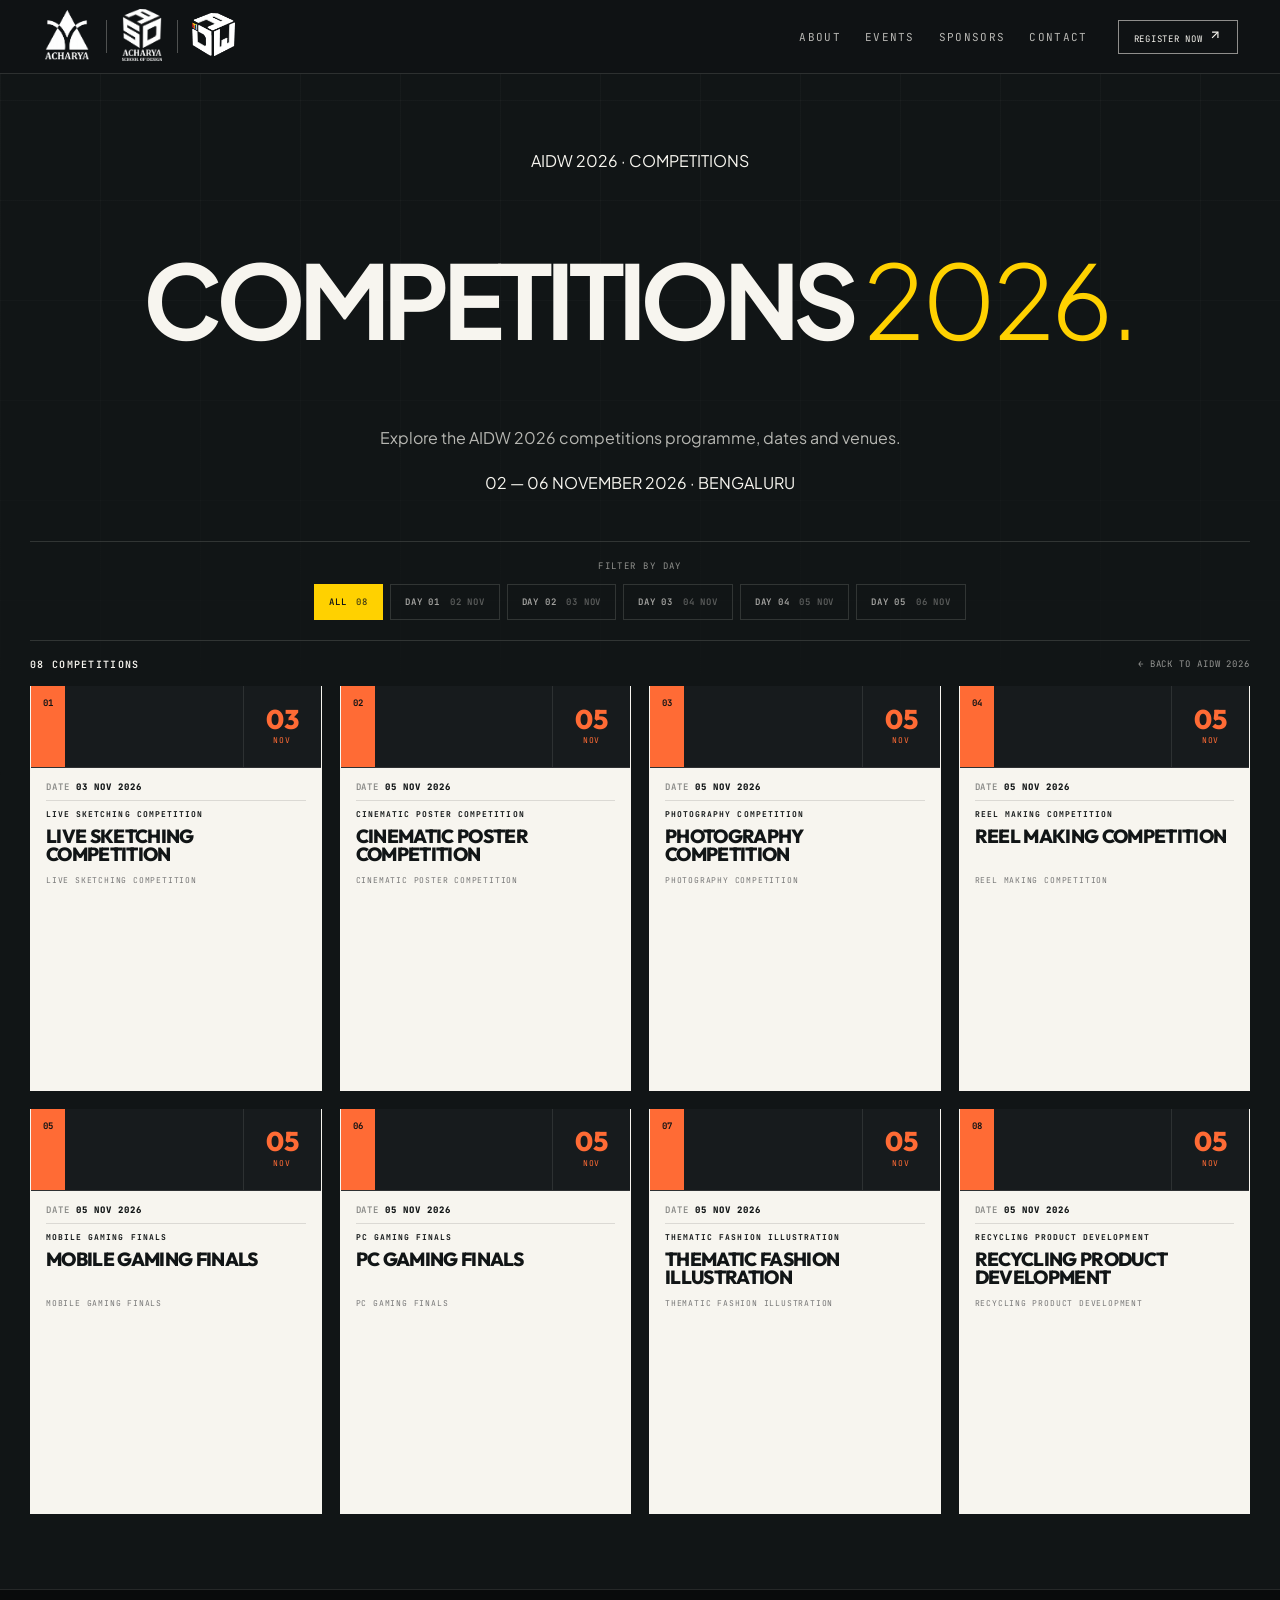
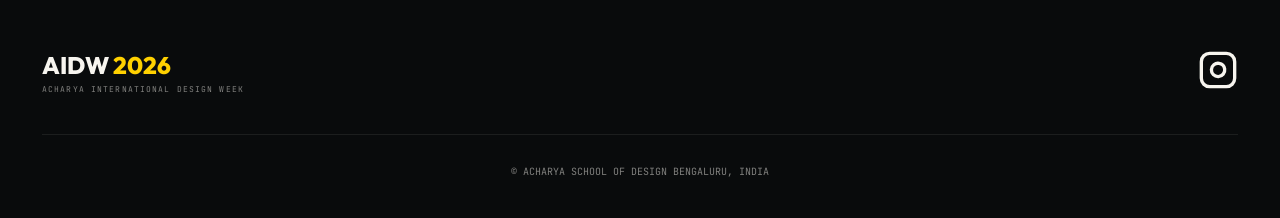
<file: competition.html>
<!DOCTYPE html>
<html lang="en">
<head>
<meta charset="UTF-8"><meta name="viewport" content="width=device-width, initial-scale=1.0">
<title>AIDW 2026 — Competitions</title>
<link rel="preconnect" href="https://fonts.googleapis.com"><link rel="preconnect" href="https://fonts.gstatic.com" crossorigin>
<link href="https://fonts.googleapis.com/css2?family=JetBrains+Mono:wght@300;400;500;600;700&family=Outfit:wght@300;400;500;600;700;800;900&family=Plus+Jakarta+Sans:wght@400;500;600;700&display=swap" rel="stylesheet">
<link rel="stylesheet" href="style.css"><link rel="stylesheet" href="workshop.css"><link rel="stylesheet" href="event-pages.css">
<style>
.event-card-top{display:flex;align-items:stretch;justify-content:space-between;height:82px;background:#171b1d;border-bottom:1px solid rgba(247,245,239,.1)}
.event-card-number{padding:11px 12px;color:#101315;background:var(--event-card-color);font:700 9px 'JetBrains Mono',monospace}
.event-card-date{min-width:78px;display:flex;flex-direction:column;align-items:center;justify-content:center;border-left:1px solid rgba(247,245,239,.1);color:var(--event-card-color);font-family:'JetBrains Mono',monospace}
.event-card-date b{font:800 27px 'Outfit',sans-serif;line-height:.85} .event-card-date small{font-size:8px;letter-spacing:.12em;margin-top:5px}
.event-card-venue{margin-top:-8px;color:#777;font:8px 'JetBrains Mono',monospace;letter-spacing:.1em;text-transform:uppercase}
.event-card{border-top:3px solid var(--event-card-color)}
.event-card:hover{border-color:var(--event-card-color)}
.event-card .workshop-club{color:var(--event-card-color)}
.event-card .workshop-card-date{color:#777}
@media(max-width:600px){.event-card-top{height:70px}.event-card-date{min-width:68px}.event-card-date b{font-size:23px}}
</style>
</head>
<body class="registration-page workshop-registration-page event-listing-page">
<header id="site-nav" class="site-nav">
    
    <!-- LOGOS -->
    <div class="nav-brand-cluster">
        <!-- Acharya Logo -->
      <a href="https://www.acharya.ac.in/" class="nav-logo-link" aria-label="Acharya Home">
        <img src="assests/Acharya.webp" alt="Acharya" />
      </a>
      <!-- Line partion -->
        <span class="nav-logo-divider" aria-hidden="true"></span>
            <!-- ASD Logo -->
      <span class="nav-companion-logo nav-asd-logo">
        <a href="https://asd.ac.in/">
         <img src="assests/ASD.webp" alt="Acharya School of Design" />
        </a>
      </span>
        <!-- Line Partion -->
      <span class="nav-logo-divider" aria-hidden="true"></span>
      <!-- AIDW Logo -->
      <span class="nav-companion-logo nav-aidw-logo">
        <a href="index.html">
        <img src="assests/AIDW.png" alt="AIDW Tangram" />
        </a>
      </span>
    </div>

    <nav class="desktop-nav">
      <a href="index.html#about">ABOUT</a>
      <a href="index.html#events">EVENTS</a>
      <!-- <a href="#speakers">SPEAKERS</a> -->
      <!-- <a href="#schedule">SCHEDULE</a> -->
      <a href="index.html#sponsors">SPONSORS</a>
      <a href="index.html#contact">CONTACT</a>
    </nav>

    <button id="open-register-nav-btn" class="nav-register" data-cursor-label="ENTER →">
      <a href="registration.html">
      <span>REGISTER NOW</span>
      <svg width="14" height="14" viewBox="0 0 24 24" fill="none" stroke="currentColor" stroke-width="2">
        <line x1="7" y1="17" x2="17" y2="7"/>
        <polyline points="7 7 17 7 17 17"/>
      </svg>
      </a>
    </button>

    <button id="mobile-menu-toggle" class="mobile-menu-button" aria-label="Toggle navigation">
      <svg id="menu-icon" width="21" height="21" viewBox="0 0 24 24" fill="none" stroke="currentColor" stroke-width="2"><line x1="4" y1="6" x2="20" y2="6"/><line x1="4" y1="12" x2="20" y2="12"/><line x1="4" y1="18" x2="20" y2="18"/></svg>
      <svg id="close-icon" width="21" height="21" viewBox="0 0 24 24" fill="none" stroke="currentColor" stroke-width="2" style="display:none;"><line x1="18" y1="6" x2="6" y2="18"/><line x1="6" y1="6" x2="18" y2="18"/></svg>
    </button>

    <div id="mobile-nav" class="mobile-nav">
      <a href="index.html#about">ABOUT</a>
      <a href="index.html#events">EVENTS</a>
      <!-- <a href="#speakers">SPEAKERS</a> -->
      <!-- <a href="#schedule">SCHEDULE</a> -->
      <a href="index.html#sponsors">SPONSORS</a>
      <a href="index.html#contact">CONTACT</a>
      <button id="mobile-register-btn">
        <a href="registration.html">Register Now ↗ </a></button>
    </div>
  </header>
<main class="registration-main workshop-registration-main">
<section class="registration-content workshop-registration-content">
<div class="registration-marker"><i></i><span>AIDW 2026 · COMPETITIONS</span><i></i></div>
<h1 id="page-title">COMPETITIONS <span>2026.</span></h1>
<p class="registration-sub">Explore the AIDW 2026 competitions programme, dates and venues.</p>
<div class="registration-date">02 — 06 NOVEMBER 2026 · BENGALURU</div>
<div class="club-filter-wrap day-filter-wrap"><div class="club-filter-label">FILTER BY DAY</div><div class="club-filters">
<button class="club-filter active" data-filter="all">ALL <span>08</span></button>
<button class="club-filter" data-filter="day01">DAY 01 <span>02 NOV</span></button>
<button class="club-filter" data-filter="day02">DAY 02 <span>03 NOV</span></button>
<button class="club-filter" data-filter="day03">DAY 03 <span>04 NOV</span></button>
<button class="club-filter" data-filter="day04">DAY 04 <span>05 NOV</span></button>
<button class="club-filter" data-filter="day05">DAY 05 <span>06 NOV</span></button>
</div></div>
<div class="workshop-results-head"><span id="event-count">08 COMPETITIONS</span><a href="index.html">← BACK TO AIDW 2026</a></div>
<section id="event-grid" class="workshop-grid" aria-label="AIDW 2026 Competitions">
<article class="workshop-card event-card" data-day="day02">
  <div class="event-card-top" style="--event-card-color:#ff6b35">
    <div class="event-card-number">01</div>
    <div class="event-card-date"><b>03</b><small>NOV</small></div>
  </div>
  <div class="workshop-card-footer">
    <div class="workshop-card-date">03 NOV 2026</div>
    <div class="workshop-club">LIVE SKETCHING COMPETITION</div>
    <h2>Live Sketching Competition</h2>
    <div class="event-card-venue">Live Sketching Competition</div>
  </div>
</article><article class="workshop-card event-card" data-day="day04">
  <div class="event-card-top" style="--event-card-color:#ff6b35">
    <div class="event-card-number">02</div>
    <div class="event-card-date"><b>05</b><small>NOV</small></div>
  </div>
  <div class="workshop-card-footer">
    <div class="workshop-card-date">05 NOV 2026</div>
    <div class="workshop-club">CINEMATIC POSTER COMPETITION</div>
    <h2>Cinematic Poster Competition</h2>
    <div class="event-card-venue">Cinematic Poster Competition</div>
  </div>
</article><article class="workshop-card event-card" data-day="day04">
  <div class="event-card-top" style="--event-card-color:#ff6b35">
    <div class="event-card-number">03</div>
    <div class="event-card-date"><b>05</b><small>NOV</small></div>
  </div>
  <div class="workshop-card-footer">
    <div class="workshop-card-date">05 NOV 2026</div>
    <div class="workshop-club">PHOTOGRAPHY COMPETITION</div>
    <h2>Photography Competition</h2>
    <div class="event-card-venue">Photography Competition</div>
  </div>
</article><article class="workshop-card event-card" data-day="day04">
  <div class="event-card-top" style="--event-card-color:#ff6b35">
    <div class="event-card-number">04</div>
    <div class="event-card-date"><b>05</b><small>NOV</small></div>
  </div>
  <div class="workshop-card-footer">
    <div class="workshop-card-date">05 NOV 2026</div>
    <div class="workshop-club">REEL MAKING COMPETITION</div>
    <h2>Reel Making Competition</h2>
    <div class="event-card-venue">Reel Making Competition</div>
  </div>
</article><article class="workshop-card event-card" data-day="day04">
  <div class="event-card-top" style="--event-card-color:#ff6b35">
    <div class="event-card-number">05</div>
    <div class="event-card-date"><b>05</b><small>NOV</small></div>
  </div>
  <div class="workshop-card-footer">
    <div class="workshop-card-date">05 NOV 2026</div>
    <div class="workshop-club">MOBILE GAMING FINALS</div>
    <h2>Mobile Gaming Finals</h2>
    <div class="event-card-venue">Mobile Gaming Finals</div>
  </div>
</article><article class="workshop-card event-card" data-day="day04">
  <div class="event-card-top" style="--event-card-color:#ff6b35">
    <div class="event-card-number">06</div>
    <div class="event-card-date"><b>05</b><small>NOV</small></div>
  </div>
  <div class="workshop-card-footer">
    <div class="workshop-card-date">05 NOV 2026</div>
    <div class="workshop-club">PC GAMING FINALS</div>
    <h2>PC Gaming Finals</h2>
    <div class="event-card-venue">PC Gaming Finals</div>
  </div>
</article><article class="workshop-card event-card" data-day="day04">
  <div class="event-card-top" style="--event-card-color:#ff6b35">
    <div class="event-card-number">07</div>
    <div class="event-card-date"><b>05</b><small>NOV</small></div>
  </div>
  <div class="workshop-card-footer">
    <div class="workshop-card-date">05 NOV 2026</div>
    <div class="workshop-club">THEMATIC FASHION ILLUSTRATION</div>
    <h2>Thematic Fashion Illustration</h2>
    <div class="event-card-venue">Thematic Fashion Illustration</div>
  </div>
</article><article class="workshop-card event-card" data-day="day04">
  <div class="event-card-top" style="--event-card-color:#ff6b35">
    <div class="event-card-number">08</div>
    <div class="event-card-date"><b>05</b><small>NOV</small></div>
  </div>
  <div class="workshop-card-footer">
    <div class="workshop-card-date">05 NOV 2026</div>
    <div class="workshop-club">RECYCLING PRODUCT DEVELOPMENT</div>
    <h2>Recycling Product Development</h2>
    <div class="event-card-venue">Recycling Product Development</div>
  </div>
</article>
</section>
</section>
</main>

  <footer class="site-footer">
    <div class="footer-top">
      <div class="footer-brand">
        <div>
          <strong>AIDW <em>2026</em></strong>
          <small>ACHARYA INTERNATIONAL DESIGN WEEK</small>
        </div>
      </div>
      <div class="footer-socials">
        <a href="https://www.instagram.com/acharya.design.week?stkn=bnZiYjYwaWxoZWVv" target="_blank" rel="noreferrer" aria-label="Instagram">
          <svg width="40" height="40" viewBox="0 0 24 24" fill="none" stroke="currentColor" stroke-width="2"><rect x="2" y="2" width="20" height="20" rx="5" ry="5"/><path d="M16 11.37A4 4 0 1 1 12.63 8 4 4 0 0 1 16 11.37z"/><line x1="17.5" y1="6.5" x2="17.51" y2="6.5"/></svg>
        </a>
      </div>
    </div>
    <div class="footer-bottom">
      <span>&copy; ACHARYA SCHOOL OF DESIGN <b></b> BENGALURU, INDIA</span>
    </div>
  </footer>

<script>
const buttons=[...document.querySelectorAll('.club-filter')];const cards=[...document.querySelectorAll('.event-card')];const count=document.getElementById('event-count');
buttons.forEach(btn=>btn.addEventListener('click',()=>{const f=btn.dataset.filter;let n=0;buttons.forEach(b=>b.classList.toggle('active',b===btn));cards.forEach(c=>{const show=f==='all'||c.dataset.day===f;c.hidden=!show;if(show)n++});count.textContent=String(n).padStart(2,'0')+' COMPETITIONS';}));
</script>
<script src="script.js"></script>
</body></html>
</file>
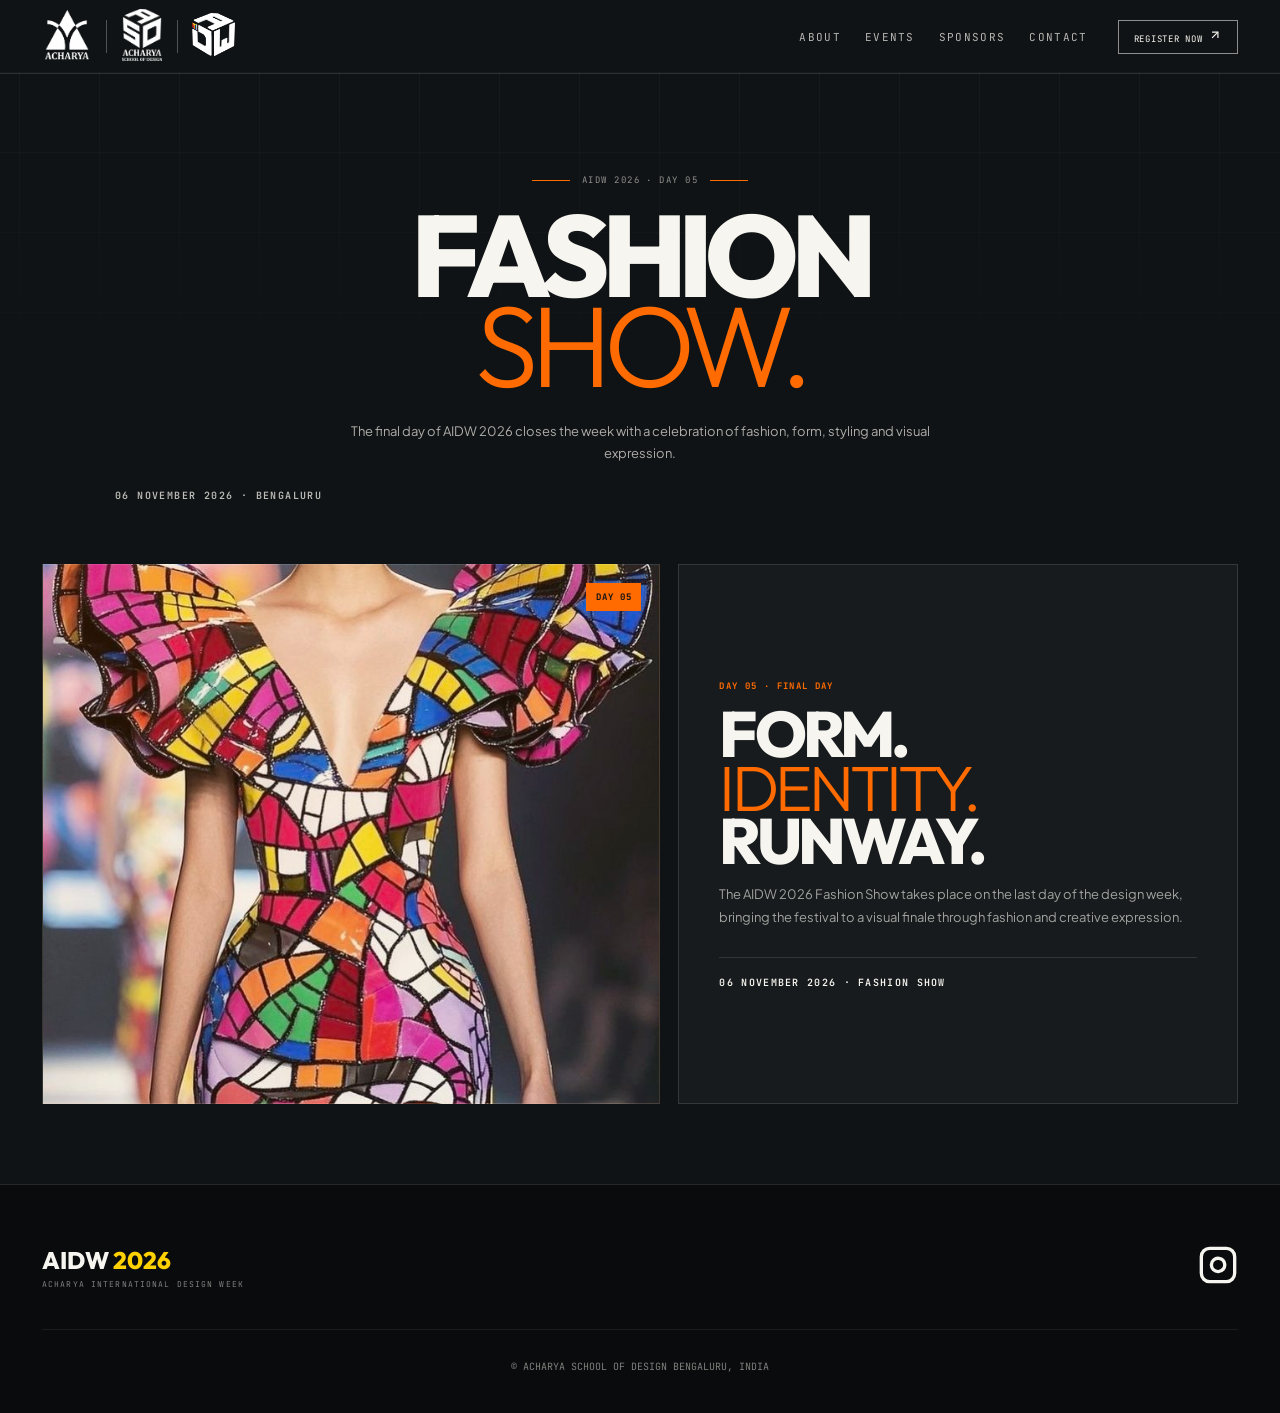
<file: fashion-show.html>
<!DOCTYPE html>
<html lang="en">
<head>
<meta charset="UTF-8" />
<meta name="viewport" content="width=device-width, initial-scale=1.0" />
<title>AIDW 2026 — Fashion Show</title>
<meta name="description" content="AIDW 2026 Fashion Show — the final-day fashion event." />
<link rel="preconnect" href="https://fonts.googleapis.com" />
<link rel="preconnect" href="https://fonts.gstatic.com" crossorigin />
<link href="https://fonts.googleapis.com/css2?family=JetBrains+Mono:wght@300;400;500;600;700&family=Outfit:wght@300;400;500;600;700;800;900&family=Plus+Jakarta+Sans:wght@400;500;600;700&display=swap" rel="stylesheet" />
<link rel="stylesheet" href="style.css" />
<link rel="stylesheet" href="event-pages.css" />
</head>
<body class="event-page">
<header id="site-nav" class="site-nav">
    
    <!-- LOGOS -->
    <div class="nav-brand-cluster">
        <!-- Acharya Logo -->
      <a href="https://www.acharya.ac.in/" class="nav-logo-link" aria-label="Acharya Home">
        <img src="assests/Acharya.webp" alt="Acharya" />
      </a>
      <!-- Line partion -->
        <span class="nav-logo-divider" aria-hidden="true"></span>
            <!-- ASD Logo -->
      <span class="nav-companion-logo nav-asd-logo">
        <a href="https://asd.ac.in/">
         <img src="assests/ASD.webp" alt="Acharya School of Design" />
        </a>
      </span>
        <!-- Line Partion -->
      <span class="nav-logo-divider" aria-hidden="true"></span>
      <!-- AIDW Logo -->
      <span class="nav-companion-logo nav-aidw-logo">
        <a href="index.html">
        <img src="assests/AIDW.png" alt="AIDW Tangram" />
        </a>
      </span>
    </div>

    <nav class="desktop-nav">
      <a href="index.html#about">ABOUT</a>
      <a href="index.html#events">EVENTS</a>
      <!-- <a href="#speakers">SPEAKERS</a> -->
      <!-- <a href="#schedule">SCHEDULE</a> -->
      <a href="index.html#sponsors">SPONSORS</a>
      <a href="index.html#contact">CONTACT</a>
    </nav>

    <button id="open-register-nav-btn" class="nav-register" data-cursor-label="ENTER →">
      <a href="registration.html">
      <span>REGISTER NOW</span>
      <svg width="14" height="14" viewBox="0 0 24 24" fill="none" stroke="currentColor" stroke-width="2">
        <line x1="7" y1="17" x2="17" y2="7"/>
        <polyline points="7 7 17 7 17 17"/>
      </svg>
      </a>
    </button>

    <button id="mobile-menu-toggle" class="mobile-menu-button" aria-label="Toggle navigation">
      <svg id="menu-icon" width="21" height="21" viewBox="0 0 24 24" fill="none" stroke="currentColor" stroke-width="2"><line x1="4" y1="6" x2="20" y2="6"/><line x1="4" y1="12" x2="20" y2="12"/><line x1="4" y1="18" x2="20" y2="18"/></svg>
      <svg id="close-icon" width="21" height="21" viewBox="0 0 24 24" fill="none" stroke="currentColor" stroke-width="2" style="display:none;"><line x1="18" y1="6" x2="6" y2="18"/><line x1="6" y1="6" x2="18" y2="18"/></svg>
    </button>

    <div id="mobile-nav" class="mobile-nav">
      <a href="index.html#about">ABOUT</a>
      <a href="index.html#events">EVENTS</a>
      <!-- <a href="#speakers">SPEAKERS</a> -->
      <!-- <a href="#schedule">SCHEDULE</a> -->
      <a href="index.html#sponsors">SPONSORS</a>
      <a href="index.html#contact">CONTACT</a>
      <button id="mobile-register-btn">
        <a href="registration.html">Register Now ↗ </a></button>
    </div>
  </header>
<main class="fashion-page"><section class="event-hero" style="--event-accent:#FF6B00"><div class="eyebrow"><i></i>AIDW 2026 · DAY 05<i></i></div><h1>FASHION<br><em>SHOW.</em></h1><p class="hero-copy">The final day of AIDW 2026 closes the week with a celebration of fashion, form, styling and visual expression.</p><div class="hero-date">06 NOVEMBER 2026 · BENGALURU</div></section><section class="fashion-feature"><div class="fashion-visual" aria-label="AIDW 2026 Fashion Show visual"></div><div class="fashion-panel"><div class="label">DAY 05 · FINAL DAY</div><h2>FORM.<br><em>IDENTITY.</em><br>RUNWAY.</h2><p>The AIDW 2026 Fashion Show takes place on the last day of the design week, bringing the festival to a visual finale through fashion and creative expression.</p><div class="fashion-day">06 NOVEMBER 2026 · FASHION SHOW</div></div></section></main>
<footer class="site-footer">
    <div class="footer-top">
      <div class="footer-brand">
        <div>
          <strong>AIDW <em>2026</em></strong>
          <small>ACHARYA INTERNATIONAL DESIGN WEEK</small>
        </div>
      </div>
       <div class="footer-socials">
        <a href="https://www.instagram.com/acharya.design.week?stkn=bnZiYjYwaWxoZWVv" target="_blank" rel="noreferrer" aria-label="Instagram">
          <svg width="40" height="40" viewBox="0 0 24 24" fill="none" stroke="currentColor" stroke-width="2"><rect x="2" y="2" width="20" height="20" rx="5" ry="5"/><path d="M16 11.37A4 4 0 1 1 12.63 8 4 4 0 0 1 16 11.37z"/><line x1="17.5" y1="6.5" x2="17.51" y2="6.5"/></svg>
        </a>
        <!-- <a href="https://www.linkedin.com" target="_blank" rel="noreferrer" aria-label="LinkedIn">
          <svg width="15" height="15" viewBox="0 0 24 24" fill="none" stroke="currentColor" stroke-width="2"><path d="M16 8a6 6 0 0 1 6 6v7h-4v-7a2 2 0 0 0-2-2 2 2 0 0 0-2 2v7h-4v-7a6 6 0 0 1 6-6z"/><rect x="2" y="9" width="4" height="12"/><circle cx="4" cy="4" r="2"/></svg>
        </a> -->
      </div>
    </div>

    <div class="footer-bottom">
      <span>&copy; ACHARYA SCHOOL OF DESIGN <b></b> BENGALURU, INDIA</span>
      
        </div>
  </footer>
<script src="script.js"></script>
</body>
</html>
</file>
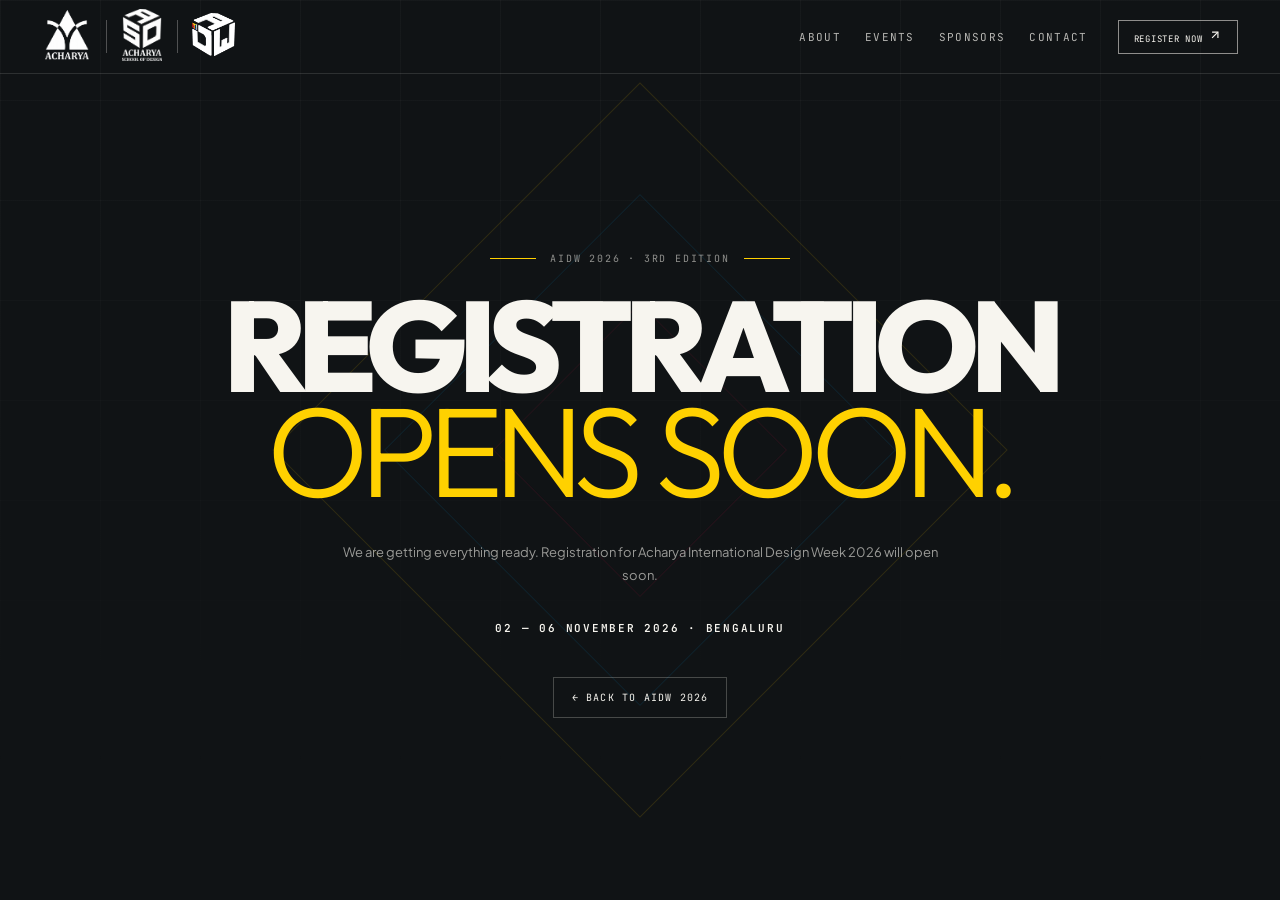
<file: registration.html>
<!DOCTYPE html>
<html lang="en">
<head>
  <meta charset="UTF-8" />
  <meta name="viewport" content="width=device-width, initial-scale=1.0" />
  <title>AIDW 2026 — Registration</title>
  <meta name="description" content="AIDW 2026 registration opens soon." />
  <link rel="preconnect" href="https://fonts.googleapis.com" />
  <link rel="preconnect" href="https://fonts.gstatic.com" crossorigin />
  <link href="https://fonts.googleapis.com/css2?family=JetBrains+Mono:wght@300;400;500;600;700&family=Outfit:wght@300;400;500;600;700;800;900&family=Plus+Jakarta+Sans:wght@400;500;600;700&display=swap" rel="stylesheet" />
  <link rel="stylesheet" href="style.css" />
  <style>
    .registration-page{min-height:100vh;background:var(--charcoal,#111516);color:var(--ivory,#f7f5ef);overflow:hidden;position:relative;}
    .registration-page::before{content:"";position:fixed;inset:0;pointer-events:none;background-image:linear-gradient(rgba(247,245,239,.035) 1px,transparent 1px),linear-gradient(90deg,rgba(247,245,239,.035) 1px,transparent 1px);background-size:100px 100px;mask-image:linear-gradient(to bottom,rgba(0,0,0,.9),transparent 90%);}
    .registration-main{min-height:100vh;display:grid;place-items:center;padding:140px 30px 70px;position:relative;}
    .registration-content{width:min(1200px,100%);text-align:center;position:relative;z-index:1;}
    .registration-marker{display:flex;justify-content:center;align-items:center;gap:14px;color:rgba(247,245,239,.55);font:10px 'JetBrains Mono',monospace;letter-spacing:.18em;margin-bottom:28px;}
    .registration-marker i{display:block;width:46px;height:1px;background:var(--yellow,#ffd100);}
    .registration-content h1{margin:0;text-transform:uppercase;font:800 clamp(54px,10vw,150px)/.82 'Outfit',sans-serif;letter-spacing:-.07em;}
    .registration-content h1 span{display:block;color:var(--yellow,#ffd100);font-weight:300;}
    .registration-sub{margin:38px auto 0;max-width:620px;color:rgba(247,245,239,.6);font:13px/1.8 'Plus Jakarta Sans',sans-serif;}
    .registration-date{margin-top:34px;color:var(--ivory,#f7f5ef);font:600 11px 'JetBrains Mono',monospace;letter-spacing:.16em;text-transform:uppercase;}
    .registration-back{display:inline-flex;align-items:center;gap:12px;margin-top:42px;padding:13px 18px;border:1px solid rgba(247,245,239,.24);color:var(--ivory,#f7f5ef);font:10px 'JetBrains Mono',monospace;letter-spacing:.12em;transition:.3s;}
    .registration-back:hover{color:var(--yellow,#ffd100);border-color:var(--yellow,#ffd100);gap:18px;}
    .registration-shape{position:absolute;left:50%;top:50%;width:min(42vw,520px);aspect-ratio:1;transform:translate(-50%,-50%) rotate(45deg);border:1px solid rgba(255,209,0,.13);pointer-events:none;}
    .registration-shape::before,.registration-shape::after{content:"";position:absolute;inset:15%;border:1px solid rgba(0,168,232,.1);}
    .registration-shape::after{inset:30%;border-color:rgba(224,26,79,.1);}
    @media(max-width:600px){.registration-main{padding:120px 20px 50px}.registration-content h1{font-size:clamp(50px,15vw,88px)}.registration-sub{font-size:12px;margin-top:28px}.registration-shape{width:85vw}.registration-marker{font-size:8px}}
  </style>
</head>
<body class="registration-page">
  <header id="site-nav" class="site-nav">
    
    <!-- LOGOS -->
    <div class="nav-brand-cluster">
        <!-- Acharya Logo -->
      <a href="https://www.acharya.ac.in/" class="nav-logo-link" aria-label="Acharya Home">
        <img src="assests/Acharya.webp" alt="Acharya" />
      </a>
      <!-- Line partion -->
        <span class="nav-logo-divider" aria-hidden="true"></span>
            <!-- ASD Logo -->
      <span class="nav-companion-logo nav-asd-logo">
        <a href="https://asd.ac.in/">
         <img src="assests/ASD.webp" alt="Acharya School of Design" />
        </a>
      </span>
        <!-- Line Partion -->
      <span class="nav-logo-divider" aria-hidden="true"></span>
      <!-- AIDW Logo -->
      <span class="nav-companion-logo nav-aidw-logo">
        <a href="index.html">
        <img src="assests/AIDW.png" alt="AIDW Tangram" />
        </a>
      </span>
    </div>

    <nav class="desktop-nav">
      <a href="index.html#about">ABOUT</a>
      <a href="index.html#events">EVENTS</a>
      <!-- <a href="#speakers">SPEAKERS</a> -->
      <!-- <a href="#schedule">SCHEDULE</a> -->
      <a href="index.html#sponsors">SPONSORS</a>
      <a href="index.html#contact">CONTACT</a>
    </nav>

    <button id="open-register-nav-btn" class="nav-register" data-cursor-label="ENTER →">
      <a href="registration.html">
      <span>REGISTER NOW</span>
      <svg width="14" height="14" viewBox="0 0 24 24" fill="none" stroke="currentColor" stroke-width="2">
        <line x1="7" y1="17" x2="17" y2="7"/>
        <polyline points="7 7 17 7 17 17"/>
      </svg>
      </a>
    </button>

    <button id="mobile-menu-toggle" class="mobile-menu-button" aria-label="Toggle navigation">
      <svg id="menu-icon" width="21" height="21" viewBox="0 0 24 24" fill="none" stroke="currentColor" stroke-width="2"><line x1="4" y1="6" x2="20" y2="6"/><line x1="4" y1="12" x2="20" y2="12"/><line x1="4" y1="18" x2="20" y2="18"/></svg>
      <svg id="close-icon" width="21" height="21" viewBox="0 0 24 24" fill="none" stroke="currentColor" stroke-width="2" style="display:none;"><line x1="18" y1="6" x2="6" y2="18"/><line x1="6" y1="6" x2="18" y2="18"/></svg>
    </button>

    <div id="mobile-nav" class="mobile-nav">
      <a href="index.html#about">ABOUT</a>
      <a href="index.html">EVENTS</a>
      <!-- <a href="#speakers">SPEAKERS</a> -->
      <!-- <a href="#schedule">SCHEDULE</a> -->
      <a href="index.html#sponsors">SPONSORS</a>
      <a href="index.html#contact">CONTACT</a>
      <button id="mobile-register-btn">REGISTER NOW ↗</button>
    </div>
  </header>
  <main class="registration-main">
    <div class="registration-shape" aria-hidden="true"></div>
    <section class="registration-content" aria-labelledby="registration-title">
      <div class="registration-marker"><i></i><span>AIDW 2026 · 3RD EDITION</span><i></i></div>
      <h1 id="registration-title">REGISTRATION <span>OPENS SOON.</span></h1>
      <p class="registration-sub">We are getting everything ready. Registration for Acharya International Design Week 2026 will open soon.</p>
      <div class="registration-date">02 — 06 NOVEMBER 2026 · BENGALURU</div>
      <a class="registration-back" href="index.html">← BACK TO AIDW 2026</a>
    </section>
  </main>
  <script>
    const toggle=document.getElementById('mobile-menu-toggle'), nav=document.getElementById('mobile-nav'), menu=document.getElementById('menu-icon'), close=document.getElementById('close-icon');
    if(toggle&&nav){toggle.addEventListener('click',()=>{const open=nav.classList.toggle('show');if(menu)menu.style.display=open?'none':'block';if(close)close.style.display=open?'block':'none';});}
  </script>
</body>
</html>
</file>
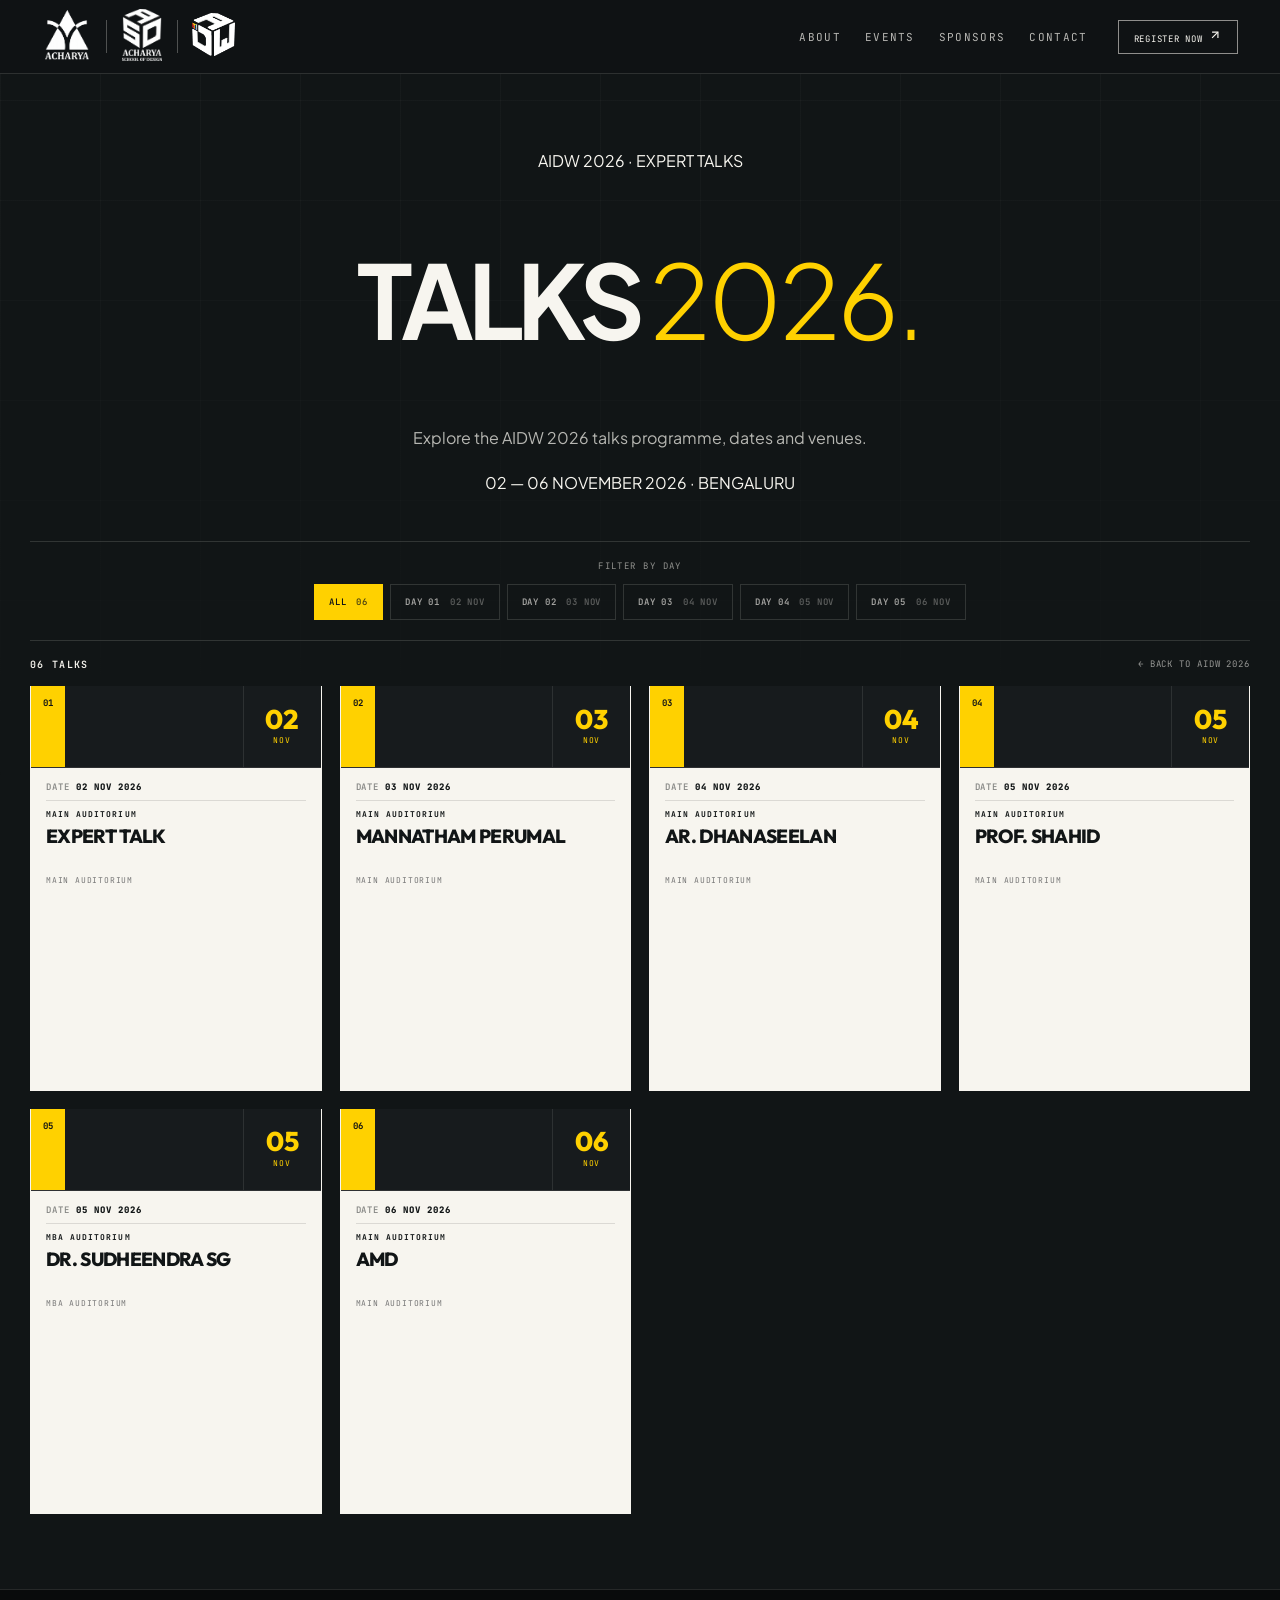
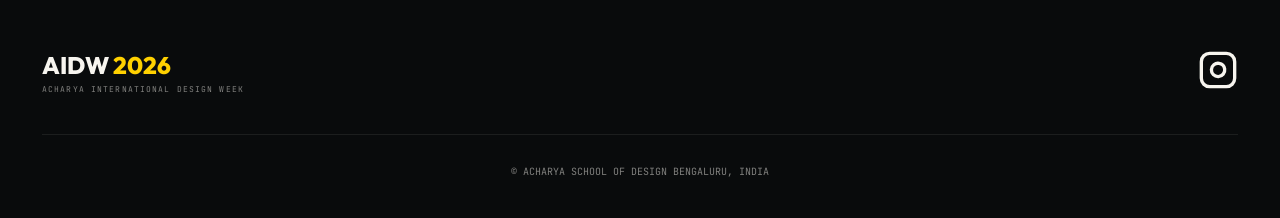
<file: talks.html>
<!DOCTYPE html>
<html lang="en">
<head>
<meta charset="UTF-8"><meta name="viewport" content="width=device-width, initial-scale=1.0">
<title>AIDW 2026 — Talks</title>
<link rel="preconnect" href="https://fonts.googleapis.com"><link rel="preconnect" href="https://fonts.gstatic.com" crossorigin>
<link href="https://fonts.googleapis.com/css2?family=JetBrains+Mono:wght@300;400;500;600;700&family=Outfit:wght@300;400;500;600;700;800;900&family=Plus+Jakarta+Sans:wght@400;500;600;700&display=swap" rel="stylesheet">
<link rel="stylesheet" href="style.css"><link rel="stylesheet" href="workshop.css"><link rel="stylesheet" href="event-pages.css">
<style>
.event-card-top{display:flex;align-items:stretch;justify-content:space-between;height:82px;background:#171b1d;border-bottom:1px solid rgba(247,245,239,.1)}
.event-card-number{padding:11px 12px;color:#101315;background:var(--event-card-color);font:700 9px 'JetBrains Mono',monospace}
.event-card-date{min-width:78px;display:flex;flex-direction:column;align-items:center;justify-content:center;border-left:1px solid rgba(247,245,239,.1);color:var(--event-card-color);font-family:'JetBrains Mono',monospace}
.event-card-date b{font:800 27px 'Outfit',sans-serif;line-height:.85} .event-card-date small{font-size:8px;letter-spacing:.12em;margin-top:5px}
.event-card-venue{margin-top:-8px;color:#777;font:8px 'JetBrains Mono',monospace;letter-spacing:.1em;text-transform:uppercase}
.event-card{border-top:3px solid var(--event-card-color)}
.event-card:hover{border-color:var(--event-card-color)}
.event-card .workshop-club{color:var(--event-card-color)}
.event-card .workshop-card-date{color:#777}
@media(max-width:600px){.event-card-top{height:70px}.event-card-date{min-width:68px}.event-card-date b{font-size:23px}}
</style>
</head>
<body class="registration-page workshop-registration-page event-listing-page">
<header id="site-nav" class="site-nav">
    
    <!-- LOGOS -->
    <div class="nav-brand-cluster">
        <!-- Acharya Logo -->
      <a href="https://www.acharya.ac.in/" class="nav-logo-link" aria-label="Acharya Home">
        <img src="assests/Acharya.webp" alt="Acharya" />
      </a>
      <!-- Line partion -->
        <span class="nav-logo-divider" aria-hidden="true"></span>
            <!-- ASD Logo -->
      <span class="nav-companion-logo nav-asd-logo">
        <a href="https://asd.ac.in/">
         <img src="assests/ASD.webp" alt="Acharya School of Design" />
        </a>
      </span>
        <!-- Line Partion -->
      <span class="nav-logo-divider" aria-hidden="true"></span>
      <!-- AIDW Logo -->
      <span class="nav-companion-logo nav-aidw-logo">
        <a href="index.html">
        <img src="assests/AIDW.png" alt="AIDW Tangram" />
        </a>
      </span>
    </div>

    <nav class="desktop-nav">
      <a href="index.html#about">ABOUT</a>
      <a href="index.html#events">EVENTS</a>
      <!-- <a href="#speakers">SPEAKERS</a> -->
      <!-- <a href="#schedule">SCHEDULE</a> -->
      <a href="index.html#sponsors">SPONSORS</a>
      <a href="index.html#contact">CONTACT</a>
    </nav>

    <button id="open-register-nav-btn" class="nav-register" data-cursor-label="ENTER →">
      <a href="registration.html">
      <span>REGISTER NOW</span>
      <svg width="14" height="14" viewBox="0 0 24 24" fill="none" stroke="currentColor" stroke-width="2">
        <line x1="7" y1="17" x2="17" y2="7"/>
        <polyline points="7 7 17 7 17 17"/>
      </svg>
      </a>
    </button>

    <button id="mobile-menu-toggle" class="mobile-menu-button" aria-label="Toggle navigation">
      <svg id="menu-icon" width="21" height="21" viewBox="0 0 24 24" fill="none" stroke="currentColor" stroke-width="2"><line x1="4" y1="6" x2="20" y2="6"/><line x1="4" y1="12" x2="20" y2="12"/><line x1="4" y1="18" x2="20" y2="18"/></svg>
      <svg id="close-icon" width="21" height="21" viewBox="0 0 24 24" fill="none" stroke="currentColor" stroke-width="2" style="display:none;"><line x1="18" y1="6" x2="6" y2="18"/><line x1="6" y1="6" x2="18" y2="18"/></svg>
    </button>

    <div id="mobile-nav" class="mobile-nav">
      <a href="index.html#about">ABOUT</a>
      <a href="index.html#events">EVENTS</a>
      <!-- <a href="#speakers">SPEAKERS</a> -->
      <!-- <a href="#schedule">SCHEDULE</a> -->
      <a href="index.html#sponsors">SPONSORS</a>
      <a href="index.html#contact">CONTACT</a>
      <button id="mobile-register-btn">
        <a href="registration.html">Register Now ↗ </a></button>
    </div>
  </header>
<main class="registration-main workshop-registration-main">
<section class="registration-content workshop-registration-content">
<div class="registration-marker"><i></i><span>AIDW 2026 · EXPERT TALKS</span><i></i></div>
<h1 id="page-title">TALKS <span>2026.</span></h1>
<p class="registration-sub">Explore the AIDW 2026 talks programme, dates and venues.</p>
<div class="registration-date">02 — 06 NOVEMBER 2026 · BENGALURU</div>
<div class="club-filter-wrap day-filter-wrap"><div class="club-filter-label">FILTER BY DAY</div><div class="club-filters">
<button class="club-filter active" data-filter="all">ALL <span>06</span></button>
<button class="club-filter" data-filter="day01">DAY 01 <span>02 NOV</span></button>
<button class="club-filter" data-filter="day02">DAY 02 <span>03 NOV</span></button>
<button class="club-filter" data-filter="day03">DAY 03 <span>04 NOV</span></button>
<button class="club-filter" data-filter="day04">DAY 04 <span>05 NOV</span></button>
<button class="club-filter" data-filter="day05">DAY 05 <span>06 NOV</span></button>
</div></div>
<div class="workshop-results-head"><span id="event-count">06 TALKS</span><a href="index.html">← BACK TO AIDW 2026</a></div>
<section id="event-grid" class="workshop-grid" aria-label="AIDW 2026 Talks">
<article class="workshop-card event-card" data-day="day01">
  <div class="event-card-top" style="--event-card-color:#ffd100">
    <div class="event-card-number">01</div>
    <div class="event-card-date"><b>02</b><small>NOV</small></div>
  </div>
  <div class="workshop-card-footer">
    <div class="workshop-card-date">02 NOV 2026</div>
    <div class="workshop-club">MAIN AUDITORIUM</div>
    <h2>Expert Talk</h2>
    <div class="event-card-venue">Main Auditorium</div>
  </div>
</article><article class="workshop-card event-card" data-day="day02">
  <div class="event-card-top" style="--event-card-color:#ffd100">
    <div class="event-card-number">02</div>
    <div class="event-card-date"><b>03</b><small>NOV</small></div>
  </div>
  <div class="workshop-card-footer">
    <div class="workshop-card-date">03 NOV 2026</div>
    <div class="workshop-club">MAIN AUDITORIUM</div>
    <h2>Mannatham Perumal</h2>
    <div class="event-card-venue">Main Auditorium</div>
  </div>
</article><article class="workshop-card event-card" data-day="day03">
  <div class="event-card-top" style="--event-card-color:#ffd100">
    <div class="event-card-number">03</div>
    <div class="event-card-date"><b>04</b><small>NOV</small></div>
  </div>
  <div class="workshop-card-footer">
    <div class="workshop-card-date">04 NOV 2026</div>
    <div class="workshop-club">MAIN AUDITORIUM</div>
    <h2>AR. Dhanaseelan</h2>
    <div class="event-card-venue">Main Auditorium</div>
  </div>
</article><article class="workshop-card event-card" data-day="day04">
  <div class="event-card-top" style="--event-card-color:#ffd100">
    <div class="event-card-number">04</div>
    <div class="event-card-date"><b>05</b><small>NOV</small></div>
  </div>
  <div class="workshop-card-footer">
    <div class="workshop-card-date">05 NOV 2026</div>
    <div class="workshop-club">MAIN AUDITORIUM</div>
    <h2>Prof. Shahid</h2>
    <div class="event-card-venue">Main Auditorium</div>
  </div>
</article><article class="workshop-card event-card" data-day="day04">
  <div class="event-card-top" style="--event-card-color:#ffd100">
    <div class="event-card-number">05</div>
    <div class="event-card-date"><b>05</b><small>NOV</small></div>
  </div>
  <div class="workshop-card-footer">
    <div class="workshop-card-date">05 NOV 2026</div>
    <div class="workshop-club">MBA AUDITORIUM</div>
    <h2>Dr. Sudheendra SG</h2>
    <div class="event-card-venue">MBA Auditorium</div>
  </div>
</article><article class="workshop-card event-card" data-day="day05">
  <div class="event-card-top" style="--event-card-color:#ffd100">
    <div class="event-card-number">06</div>
    <div class="event-card-date"><b>06</b><small>NOV</small></div>
  </div>
  <div class="workshop-card-footer">
    <div class="workshop-card-date">06 NOV 2026</div>
    <div class="workshop-club">MAIN AUDITORIUM</div>
    <h2>AMD</h2>
    <div class="event-card-venue">Main Auditorium</div>
  </div>
</article>
</section>
</section>
</main>

  <footer class="site-footer">
    <div class="footer-top">
      <div class="footer-brand">
        <div>
          <strong>AIDW <em>2026</em></strong>
          <small>ACHARYA INTERNATIONAL DESIGN WEEK</small>
        </div>
      </div>
      <div class="footer-socials">
        <a href="https://www.instagram.com/acharya.design.week?stkn=bnZiYjYwaWxoZWVv" target="_blank" rel="noreferrer" aria-label="Instagram">
          <svg width="40" height="40" viewBox="0 0 24 24" fill="none" stroke="currentColor" stroke-width="2"><rect x="2" y="2" width="20" height="20" rx="5" ry="5"/><path d="M16 11.37A4 4 0 1 1 12.63 8 4 4 0 0 1 16 11.37z"/><line x1="17.5" y1="6.5" x2="17.51" y2="6.5"/></svg>
        </a>
      </div>
    </div>
    <div class="footer-bottom">
      <span>&copy; ACHARYA SCHOOL OF DESIGN <b></b> BENGALURU, INDIA</span>
    </div>
  </footer>

<script>
const buttons=[...document.querySelectorAll('.club-filter')];const cards=[...document.querySelectorAll('.event-card')];const count=document.getElementById('event-count');
buttons.forEach(btn=>btn.addEventListener('click',()=>{const f=btn.dataset.filter;let n=0;buttons.forEach(b=>b.classList.toggle('active',b===btn));cards.forEach(c=>{const show=f==='all'||c.dataset.day===f;c.hidden=!show;if(show)n++});count.textContent=String(n).padStart(2,'0')+' TALKS';}));
</script>
<script src="script.js"></script>
</body></html>
</file>
<file: style.css>
@charset "UTF-8";

:root {
  --charcoal: #101315;
  --void: #090b0c;
  --ivory: #f7f5ef;
  --paper: #efece3;
  --cyan: #00a8e8;
  --yellow: #ffd100;
  --green: #00c853;
  --orange: #ff6b00;
  --magenta: #e01a4f;
  --pink: #ff4081;
}

* {
  box-sizing: border-box;
}

html {
  scroll-behavior: smooth;
  background: var(--charcoal);
}

body {
  background: var(--charcoal);
  min-width: 320px;
  color: var(--ivory);
  margin: 0;
  font-family: 'Plus Jakarta Sans', system-ui, -apple-system, sans-serif;
  overflow-x: hidden;
}

button, a, input, textarea {
  font: inherit;
}

a {
  color: inherit;
  text-decoration: none;
}

button {
  cursor: pointer;
}

/* Animations */
@keyframes cue-bob {
  0%, 100% { transform: translateY(0); }
  50% { transform: translateY(7px); }
}

@keyframes rotate-mark {
  to { transform: rotate(360deg); }
}

/* Custom Cursor */
.custom-cursor {
  z-index: 9999;
  background: var(--ivory);
  pointer-events: none;
  mix-blend-mode: difference;
  letter-spacing: 0.05em;
  white-space: nowrap;
  border-radius: 999px;
  place-items: center;
  width: 8px;
  height: 8px;
  font: 7px 'JetBrains Mono', monospace;
  transition: width 0.28s, height 0.28s, background 0.28s;
  display: grid;
  position: fixed;
  transform: translate(-50%, -50%);
}

.custom-cursor.cursor-active {
  width: 52px;
  height: 52px;
  color: var(--ivory);
  background: transparent;
  border: 1px solid var(--ivory);
}

/* Toast */
.toast {
  position: fixed;
  top: 86px;
  right: 24px;
  z-index: 10000;
  background: var(--yellow);
  color: var(--charcoal);
  padding: 12px 20px;
  font: 600 12px 'JetBrains Mono', monospace;
  display: none;
  align-items: center;
  gap: 12px;
  box-shadow: 0 10px 30px rgba(0,0,0,0.5);
  border: 1px solid var(--charcoal);
}

.toast.show {
  display: flex;
}

/* Sections */
.section-inner {
  width: min(1380px, 100% - 96px);
  margin: 0 auto;
  position: relative;
}

.dark-section {
  background: var(--charcoal);
  color: var(--ivory);
}

.light-section {
  background: var(--ivory);
  color: var(--charcoal);
}

.section-marker {
  letter-spacing: 0.18em;
  text-transform: uppercase;
  color: rgba(247, 245, 239, 0.58);
  align-items: center;
  gap: 12px;
  font-family: 'JetBrains Mono', monospace;
  font-size: 9px;
  display: flex;
}

.section-marker span {
  color: var(--orange);
  font-size: 10px;
}

.section-marker i {
  background: var(--orange);
  width: 24px;
  height: 1px;
  display: block;
}

.section-marker b {
  font-weight: 400;
}

.section-marker-light {
  color: rgba(16, 19, 21, 0.58);
}

.section-marker-light span {
  color: var(--magenta);
}

.section-marker-light i {
  background: var(--magenta);
}

.arrow-link {
  letter-spacing: 0.13em;
  border-bottom: 1px solid rgba(16, 19, 21, 0.45);
  align-items: center;
  gap: 13px;
  padding: 0 0 9px;
  font: 10px 'JetBrains Mono', monospace;
  transition: gap 0.35s, color 0.35s;
  display: inline-flex;
}

.arrow-link:hover {
  color: var(--magenta);
  gap: 22px;
}

.arrow-link-light {
  color: var(--ivory);
  border-color: rgba(247, 245, 239, 0.5);
}

.arrow-link-light:hover {
  color: var(--yellow);
}

/* Site Header */
.site-nav {
  z-index: 40;
  background: transparent;
  border-bottom: 1px solid rgba(247, 245, 239, 0.13);
  align-items: center;
  gap: 17px;
  width: 100%;
  height: 74px;
  padding: 0 42px;
  transition: background 0.35s, backdrop-filter 0.35s;
  display: flex;
  position: fixed;
  top: 0;
  left: 0;
}

.site-nav-scrolled {
  backdrop-filter: blur(16px);
  -webkit-backdrop-filter: blur(16px);
  background: rgba(16, 19, 21, 0.93);
}

.nav-brand-cluster {
  align-items: center;
  gap: 14px;
  display: flex;
}

.nav-logo-link {
  border-radius: 999px;
  place-content: center;
  width: 50px;
  height: 60px;
  display: flex;
}

.nav-logo-link img {
  width: 44px;
  height: 57px;
  object-fit: contain;
}

.nav-logo-divider {
  background: rgba(247, 245, 239, 0.28);
  width: 1px;
  height: 33px;
  display: block;
}

.nav-companion-logo {
  align-items: center;
  display: flex;
}

.nav-asd-logo img {
  width: 42px;
  height: 52px;
  object-fit: contain;
}

.nav-aidw-logo img {
  width: 43px;
  height: 43px;
  object-fit: contain;
}

.desktop-nav {
  margin-left: auto;
  gap: 24px;
  font: 11px 'JetBrains Mono', monospace;
  display: flex;
  letter-spacing: 0.12em;
}

.desktop-nav a {
  opacity: 0.72;
  transition: opacity 0.25s, color 0.25s;
}

.desktop-nav a:hover {
  opacity: 1;
  color: var(--yellow);
}

.nav-register,
.hero-actions button,
.registration-bottom button,
.registration-dialog button[type="submit"] {
  background: var(--ivory);
  color: var(--charcoal);
  letter-spacing: 0.08em;
  border: 0;
  border-radius: 0;
  justify-content: center;
  align-items: center;
  gap: 11px;
  height: 39px;
  padding: 0 17px;
  font: 9px 'JetBrains Mono', monospace;
  transition: background 0.25s, transform 0.25s;
  display: inline-flex;
}

.nav-register {
  isolation: isolate;
  height: 34px;
  color: var(--ivory);
  background: transparent;
  border: 1px solid rgba(247, 245, 239, 0.55);
  margin-left: 13px;
  padding: 0 15px;
  position: relative;
  overflow: hidden;
  transition: color 0.3s, border-color 0.3s, transform 0.3s cubic-bezier(0.16, 1, 0.3, 1), box-shadow 0.3s;
}

.nav-register:before {
  content: "";
  z-index: -1;
  background: var(--yellow);
  position: absolute;
  inset: -1px;
  transform: translate(-105%) skew(-15deg);
  transition: transform 0.42s cubic-bezier(0.16, 1, 0.3, 1);
}

.nav-register:hover {
  color: var(--charcoal);
  border-color: var(--yellow);
  transform: translateY(-3px);
  box-shadow: 0 7px rgba(0, 0, 0, 0.3);
}

.nav-register:hover:before {
  transform: translate(0) skew(0deg);
}

.hero-actions button:hover,
.registration-bottom button:hover,
.registration-dialog button[type="submit"]:hover {
  background: var(--yellow);
  transform: translateY(-2px);
}

.mobile-menu-button,
.mobile-nav {
  display: none;
}

/* Hero Section */
.hero-section {
  background: var(--charcoal);
  grid-template-columns: minmax(420px, 44%) 1fr;
  align-items: center;
  min-height: 100svh;
  padding: 74px 42px 36px;
  display: grid;
  position: relative;
}

.hero-content {
  z-index: 2;
  margin-top: -2vh;
  padding-left: clamp(46px, 8vw, 132px);
  position: relative;
}

.eyebrow {
  letter-spacing: 0.21em;
  color: rgba(247, 245, 239, 0.65);
  align-items: center;
  gap: 12px;
  font: 9px 'JetBrains Mono', monospace;
  display: flex;
}

.eyebrow-line {
  background: var(--yellow);
  width: 25px;
  height: 1px;
  display: block;
}

.hero-content h1 {
  letter-spacing: -0.065em;
  margin: 16px 0 0;
  font: 800 clamp(48px, 6vw, 92px) / 0.84 'Outfit', sans-serif;
}

.hero-content h1 span {
  display: block;
}

.hero-content h1 em {
  font-style: normal;
  color: var(--yellow);
  font-weight: 300;
  letter-spacing: -0.02em;
  margin-left: 12px;
}

.hero-edition-label {
  letter-spacing: 0.22em;
  color: var(--yellow);
  margin-top: 16px;
  font: 600 11px 'JetBrains Mono', monospace;
}

.hero-festival-label {
  letter-spacing: 0.16em;
  color: rgba(247, 245, 239, 0.72);
  margin-top: 8px;
  font: 10px 'JetBrains Mono', monospace;
}

.hero-reform-word {
  letter-spacing: 0.08em;
  cursor: default;
  align-items: center;
  gap: 2px;
  margin-top: 30px;
  display: inline-flex;
  font: 600 14px 'JetBrains Mono', monospace;
}

.hero-reform-word span {
  transition: transform 0.2s, color 0.2s;
  position: relative;
}

.hero-reform-word span:hover {
  transform: translateY(-4px);
  color: var(--yellow);
}

.hero-reform-word .letter-1 { color: #FFE500; }
.hero-reform-word .letter-2 { color: #10B1E2; }
.hero-reform-word .letter-3 { color: #51247A; }
.hero-reform-word .letter-4 { color: #F20B1D; }
.hero-reform-word .letter-5 { color: #E90083; }
.hero-reform-word .letter-6 { color: #F47B00; }
.hero-reform-word .letter-7 { color: #94C11F; }

.hero-date {
  letter-spacing: 0.15em;
  color: var(--ivory);
  align-items: center;
  gap: 12px;
  margin-top: 26px;
  font: 12px 'JetBrains Mono', monospace;
  display: flex;
}

.hero-date i {
  background: var(--yellow);
  width: 18px;
  height: 1px;
}

.hero-actions {
  align-items: center;
  gap: 24px;
  margin-top: 36px;
  display: flex;
}

/* Interactive Tangram Artwork */
.hero-art-wrap {
  width: 100%;
  place-content: center;
  display: grid;
  position: relative;
}

.origami-hero-art {
    cursor: crosshair;
    perspective: 1000px;
    display: grid;
    outline: none;
    place-items: center;
    overflow: visible;
}

.origami-hero-art:before {
  content: "";
  aspect-ratio: 1;
  opacity: 0.42;
  border: 1px solid rgba(247, 245, 239, 0.1);
  width: 76%;
  position: absolute;
  top: 50%;
  left: 50%;
  transform: translate(-50%, -50%) rotate(0) scale(0.86);
  transition: transform 1.8s cubic-bezier(0.65, 0, 0.35, 1), opacity 1s, border-color 1s;
}

.origami-hero-art.is-folded:before {
  opacity: 0.7;
  border-color: rgba(255, 209, 0, 0.25);
  transform: translate(-50%, -50%) rotate(4deg) scale(1);
}

/* Tangram size variation  */

.origami-svg {
  width: min(400%, 700px);
  height: auto;
  overflow: visible;
  transition: transform 1.8s cubic-bezier(0.65, 0, 0.35, 1);
}

/* =====================================================
   SMOOTH TANGRAM / ORIGAMI MOTION
   ===================================================== */

.origami-primary {
  filter: drop-shadow(0 8px 9px rgba(0, 0, 0, 0.20));
  transform-box: fill-box;
  transform-origin: center center;

  transition:
    transform 1.45s cubic-bezier(.16, 1, .3, 1),
    filter 1.45s cubic-bezier(.16, 1, .3, 1);
  
  will-change: transform;
}


/* Main Tangram pieces */
.origami-piece-group {
  transform-box: fill-box;
  transform-origin: center center;

  transition:
    transform 1.55s cubic-bezier(.16, 1, .3, 1);

  will-change: transform;
}


/* Individual timing gives the fold a natural sequence */
#tangram-group-yellow {
  transition-delay: 0ms;
}

#tangram-group-blue {
  transition-delay: 45ms;
}

#tangram-group-purple {
  transition-delay: 80ms;
}

#tangram-group-red {
  transition-delay: 25ms;
}

#tangram-group-pink {
  transition-delay: 110ms;
}

#tangram-group-orange {
  transition-delay: 65ms;
}

#tangram-group-green {
  transition-delay: 135ms;
}


/* Micro facets */
.origami-art-facet {
  mix-blend-mode: screen;

  filter:
    drop-shadow(0 6px 10px rgba(0,0,0,.22));

  transform-box: fill-box;
  transform-origin: center center;

  transition:
    transform 1.65s cubic-bezier(.16, 1, .3, 1),
    opacity 1.05s cubic-bezier(.16, 1, .3, 1);

  will-change: transform, opacity;
}

.origami-fold-label {
  z-index: 4;
  letter-spacing: 0.13em;
  justify-items: end;
  gap: 5px;
  font: 8px 'JetBrains Mono', monospace;
  display: grid;
  position: absolute;
  bottom: 3%;
  right: 1%;
}

.origami-fold-label span {
  color: var(--yellow);
}

.origami-fold-label b {
  color: rgba(247, 245, 239, 0.5);
  font-weight: 400;
}

/* 
.scroll-cue {
  background: transparent;
  color: rgba(247, 245, 239, 0.65);
  border: 0;
  letter-spacing: 0.2em;
  align-items: center;
  gap: 7px;
  font: 8px 'JetBrains Mono', monospace;
  display: flex;
  position: absolute;
  bottom: 24px;
  left: 42px;
  animation: cue-bob 2.2s infinite ease-in-out;
} */

/* Speakers Section */
.speakers-section {
  padding: 128px 0;
}

.section-heading-row {
  justify-content: space-between;
  align-items: flex-end;
  display: flex;
}

.speakers-heading h2 {
  letter-spacing: -0.06em;
  margin: 18px 0 0;
  font: 700 clamp(42px, 5.6vw, 76px) / 0.88 'Outfit', sans-serif;
}

.speakers-heading h2 em {
  font-style: normal;
  font-weight: 300;
  color: var(--yellow);
}

.speaker-grid {
  grid-template-columns: repeat(5, minmax(0, 1fr));
  gap: 20px;
  margin-top: 60px;
  display: grid;
}

.speaker-card {
  position: relative;
}

 .speaker-image {
  aspect-ratio: 0.82;
  background-size: cover;
  background-position: center;
  position: relative;
  overflow: hidden;

  filter: grayscale(100%);
  transform: scale(1);

  transition:
    filter 0.5s ease-in-out,
    transform 0.5s ease-in-out;
}
.speaker-image:hover {
  filter: grayscale(0%);
  transform: scale(1.05);
}

.speaker-image i {
  position: absolute;
  top: 0;
  left: 0;
  clip-path: polygon(100% 0, 0 0, 0 100%);
  opacity: .95;
    width: 110px;
    height: 80px;
    transition: transform .5s;
    transform: scale(1);
  transform-origin: top left;
  transition: transform 0.5s ease;
    
}

.speaker-image b {
  
   clip-path: polygon(0 0, 100% 100%, 0 100%);
    opacity: .9;
    border-style: solid;
    border-width: 0 2px 2px 0;
    width: 65px;
    height: 53px;
    bottom: 0;
    left: 0;
}
.speaker-image:hover i {
  transform: scale(1.2);
}

.speaker-meta {
  margin-top: 14px;
}

.speaker-meta h3 {
  letter-spacing: -0.02em;
  margin: 0;
  font: 600 15px 'Outfit', sans-serif;
}

.speaker-meta p {
  letter-spacing: 0.08em;
  color: var(--yellow);
  margin: 4px 0 0;
  font: 9px 'JetBrains Mono', monospace;
}

.speaker-meta small {
  letter-spacing: 0.04em;
  color: rgba(247, 245, 239, 0.55);
  margin-top: 4px;
  display: block;
  font: 11px 'Plus Jakarta Sans', sans-serif;
}

/* About / Design Week Split */
.week-section {
  grid-template-columns: 1fr 1fr;
  min-height: 82vh;
  display: grid;
}

.week-image {
  background-size: cover;
  background-position: center;
  place-content: center;
  display: grid;
  position: relative;
  overflow: hidden;
}
.week-image {
    transition: transform 0.5s ease-in-out;
}

.week-image:hover {
    transform: translateX(2px);
}

/* .week-image span {
  z-index: 2;
  letter-spacing: 0.28em;
  color: var(--ivory);
  text-align: center;
  text-shadow: 0 4px 18px rgba(0, 0, 0, 0.7);
  font: 800 48px / 1.15 'Outfit', sans-serif;
} */

.week-overlay-shape {
  position: absolute;
  inset: 0;
  background: rgba(16, 19, 21, 0.45);
}

.week-copy {
  flex-direction: column;
  justify-content: center;
  align-items: flex-start;
  padding: clamp(48px, 9vw, 130px);
  display: flex;
}

.week-copy h2 {
  letter-spacing: -0.06em;
  margin: 20px 0 0;
  font: 700 clamp(42px, 5.6vw, 76px) / 0.88 'Outfit', sans-serif;
}

.week-copy h2 em {
  font-style: normal;
  color: var(--magenta);
}

.week-copy p {
  color: rgba(16, 19, 21, 0.75);
  max-width: 440px;
  margin: 24px 0 36px;
  font-size: 15px;
  line-height: 1.6;
}

/* Events Section */
.events-section {
  padding: 128px 0;
}

.events-intro h2 {
  letter-spacing: -0.06em;
  margin: 18px 0 0;
  font: 700 clamp(42px, 5.6vw, 76px) / 0.88 'Outfit', sans-serif;
}

.events-intro h2 em {
  font-style: normal;
  color: var(--yellow);
}

.events-intro p {
  color: rgba(247, 245, 239, 0.65);
  margin-top: 12px;
  font-size: 14px;
}

.event-grid {
  grid-template-columns: repeat(4, minmax(0, 1fr));
  gap: 24px;
  margin-top: 60px;
  display: grid;
}

.event-card {
  aspect-ratio: 0.72;
  position: relative;
  overflow: hidden;
  background: #191c1e;
}

.event-card-photo {
  position: absolute;
  inset: 0;
  background-size: cover;
  background-position: center;
  filter: grayscale(80%) brightness(0.65);
  transition: filter 0.4s, transform 0.4s;
}

.event-card:hover .event-card-photo {
  filter: grayscale(0%) brightness(0.9);
  transform: scale(1.05);
}

.event-tangram-layer {
  position: absolute;
  inset: 0;
  pointer-events: none;
}

.event-tan-major {
  position: absolute;
  top: 0;
  right: 0;

  width: 70px;
  height: 70px;

  clip-path: polygon(100% 0, 0 0, 100% 100%);
  opacity: 0.9;

  transform: scale(1);
  transform-origin: top right;

  transition: transform 0.5s cubic-bezier(.16, 1, .3, 1);
}

.event-card-shell:hover .event-tan-major {
  transform: scale(.5);
}


.event-card-caption {
  position: relative;
  display: flex;
  align-items: center;
  padding-left: 16px;

  letter-spacing: 0.12em;
  margin-top: 14px;
  font: 600 13px 'JetBrains Mono', monospace;
  color: var(--ivory);
}

.event-card-caption::before {
  content: "";
  position: absolute;

  left: 0;
  top: 50%;

  width: 7px;
  height: 7px;

  background: var(--yellow);

  transform: translateY(-50%) rotate(45deg);
  transform-origin: center;

  transition: transform 0.5s cubic-bezier(.16, 1, .3, 1);
}

.event-card-shell:hover .event-card-caption::before {
  transform: translateY(-50%) rotate(135deg);
}

/* Schedule Section */
.schedule-section {
  padding: 128px 0;
}

.schedule-top {
  justify-content: space-between;
  align-items: flex-end;
  display: flex;
}

.schedule-top h2 {
  letter-spacing: -0.06em;
  margin: 18px 0 0;
  font: 700 clamp(42px, 5.6vw, 76px) / 0.88 'Outfit', sans-serif;
}

.schedule-top h2 em {
  font-style: normal;
  color: var(--magenta);
}

.schedule-top p {
  color: rgba(16, 19, 21, 0.65);
  font-size: 14px;
  line-height: 1.6;
}

.schedule-controls {
  justify-content: space-between;
  align-items: center;
  gap: 20px;
  border-bottom: 1px solid rgba(16, 19, 21, 0.15);
  margin-top: 60px;
  padding-bottom: 18px;
  display: flex;
}

.day-tabs {
  gap: 10px;
  display: flex;
}

.day-tabs button {
  background: transparent;
  color: rgba(16, 19, 21, 0.6);
  border: 0;
  padding: 8px 14px;
  font: 600 12px 'JetBrains Mono', monospace;
  transition: all 0.25s;
  display: flex;
  align-items: center;
  gap: 8px;
}

.day-tabs button span {
  font-size: 10px;
  opacity: 0.6;
}

.day-tabs button.is-active {
  background: var(--charcoal);
  color: var(--ivory);
}

.filter-tabs {
  gap: 8px;
  display: flex;
}

.filter-tabs button {
  background: transparent;
  color: rgba(16, 19, 21, 0.6);
  border: 1px solid transparent;
  padding: 6px 12px;
  font: 500 10px 'JetBrains Mono', monospace;
  transition: all 0.25s;
}

.filter-tabs button.is-active {
  border-color: var(--charcoal);
  color: var(--charcoal);
  font-weight: 700;
}

.schedule-list {
  margin-top: 24px;
}

.schedule-row {
  grid-template-columns: 180px 1fr 40px;
  align-items: center;
  padding: 24px 0;
  border-bottom: 1px solid rgba(16, 19, 21, 0.1);
  display: grid;
  transition: background 0.2s, padding-left 0.2s;
}

.schedule-row:hover {
  background: rgba(16, 19, 21, 0.03);
  padding-left: 12px;
}

.schedule-row time {
  font: 700 22px 'Outfit', sans-serif;
  color: var(--charcoal);
  display: flex;
  align-items: baseline;
  gap: 8px;
}

.schedule-row time small {
  font: 500 10px 'JetBrains Mono', monospace;
  color: rgba(16, 19, 21, 0.5);
}

.schedule-row div span {
  letter-spacing: 0.12em;
  color: var(--magenta);
  font: 600 9px 'JetBrains Mono', monospace;
}

.schedule-row div h3 {
  margin: 4px 0;
  font: 600 18px 'Outfit', sans-serif;
}

.schedule-row div p {
  margin: 0;
  color: rgba(16, 19, 21, 0.6);
  font-size: 13px;
}

.schedule-empty {
  padding: 48px 0;
  color: rgba(16, 19, 21, 0.5);
  font: 13px 'JetBrains Mono', monospace;
}

/* Partners & Sponsors */
.partners-section {
  padding: 128px 0;
}

.partners-heading {
  grid-template-columns: 0.42fr 1.1fr 1fr;
  align-items: end;
  gap: 4vw;
  display: grid;
}

.partners-heading h2 {
  letter-spacing: -0.06em;
  margin: 0;
  font: 700 clamp(38px, 5vw, 70px) / 0.9 'Outfit', sans-serif;
}

.partners-heading h2 em {
  font-style: normal;
  color: var(--yellow);
}

.partners-heading p {
  color: rgba(247, 245, 239, 0.6);
  max-width: 330px;
  margin: 0;
  font-size: 13px;
  line-height: 1.6;
}

.partner-grid {
  grid-template-columns: repeat(4, minmax(0, 1fr));
  gap: 20px;
  margin-top: 54px;
  display: grid;
}

.partner-card {
  aspect-ratio: 1.4;
  background: #171c1e;
  border: 1px solid rgba(247, 245, 239, 0.08);

  flex-direction: column;
  justify-content: space-between;
  padding: 24px;
  display: flex;

  position: relative;
  overflow: hidden;

  color: var(--ivory);

  transition:
    color 0.7s ease-in-out,
    border-color 0.7s ease-in-out;
}



.partner-index {
  font: 10px 'JetBrains Mono', monospace;
  opacity: 0.6;
}


.partner-card p {
  margin: 0;
  font: 600 15px 'Outfit', sans-serif;
  letter-spacing: -0.02em;
}

.partner-card small {
  margin-top: 6px;
  font: 8px 'JetBrains Mono', monospace;
  opacity: 0.55;
  letter-spacing: 0.1em;
}

.collaborations-heading {
  border-top: 1px solid rgba(247, 245, 239, 0.16);
  grid-template-columns: 0.42fr 1.1fr 1fr;
  align-items: end;
  gap: 4vw;
  margin-top: 100px;
  padding-top: 30px;
  display: grid;
}

.collaborations-heading span {
  color: var(--cyan);
  font: 9px 'JetBrains Mono', monospace;
}

.collaborations-heading h3 {
  letter-spacing: -0.06em;
  margin: 0;
  font: 700 clamp(34px, 4.5vw, 64px) / 0.9 'Outfit', sans-serif;
}

.collaborations-heading p {
  color: rgba(247, 245, 239, 0.6);
  font-size: 13px;
  line-height: 1.6;
}

.collaboration-card .partner-placeholder-mark i:first-child { background: var(--orange); }
.collaboration-card .partner-placeholder-mark i:nth-child(2) { background: var(--green); }
.collaboration-card .partner-placeholder-mark i:nth-child(3) { background: var(--yellow); }

/* Gallery Section */
.gallery-section {
  padding: 128px 0;
}

.gallery-heading h2 {
  letter-spacing: -0.06em;
  margin: 18px 0 0;
  font: 700 clamp(42px, 5.6vw, 76px) / 0.88 'Outfit', sans-serif;
}

.gallery-heading h2 em {
  font-style: normal;
  color: var(--magenta);
}

.gallery-heading p {
  color: rgba(16, 19, 21, 0.65);
  font-size: 14px;
}

.gallery-grid {
  grid-template-columns: repeat(4, 1fr);
  grid-auto-rows: 240px;
  gap: 20px;
  margin-top: 60px;
  display: grid;
}

.gallery-item {
  margin: 0;
  background-size: cover;
  background-position: center;
  position: relative;
  overflow: hidden;
}

.gallery-tall {
  grid-row: span 2;
}

.gallery-wide {
  grid-column: span 2;
}

.gallery-square {
  grid-column: span 1;
}

.gallery-medium {
  grid-column: span 1;
}

.gallery-item i {
  position: absolute;
  top: 0;
  left: 0;
  width: 12px;
  height: 12px;
}

.gallery-item figcaption {
  position: absolute;
  bottom: 0;
  inset-inline: 0;
  padding: 20px;
  background: linear-gradient(to top, rgba(0,0,0,0.8), transparent);
  color: var(--ivory);
}

.gallery-item figcaption small {
  letter-spacing: 0.14em;
  font: 600 8px 'JetBrains Mono', monospace;
  opacity: 0.8;
  display: block;
}

.gallery-item figcaption strong {
  font: 600 16px 'Outfit', sans-serif;
}

/* Registration Section */
.registration-section {
  padding: 140px 0;
  position: relative;
  overflow: hidden;
}

.registration-inner h2 {
  letter-spacing: -0.06em;
  margin: 20px 0 0;
  font: 700 clamp(48px, 6vw, 84px) / 0.85 'Outfit', sans-serif;
}

.registration-inner h2 em {
  font-style: normal;
  color: var(--yellow);
}

.registration-fragment {
  opacity: 0.85;
  position: absolute;
}

.fragment-one {
  background: var(--yellow);
  clip-path: polygon(0 0, 100% 0, 100% 100%);
  width: 210px;
  height: 170px;
  top: 0;
  right: -35px;
}

.fragment-two {
  background: var(--cyan);
  clip-path: polygon(0 0, 100% 65%, 0 100%);
  width: 160px;
  height: 140px;
  bottom: -8px;
  left: -45px;
}

.registration-bottom {
  border-top: 1px solid rgba(247, 245, 239, 0.28);
  justify-content: space-between;
  align-items: flex-end;
  margin-top: 64px;
  padding-top: 28px;
  display: flex;
  position: relative;
}

.registration-bottom::before {
  content: "";
  position: absolute;
  top: -1px;
  left: 0;
  width: 100%;
  height: 1px;
  background: linear-gradient(90deg, var(--yellow) 0%, rgba(247, 245, 239, 0.7) 30%, rgba(247, 245, 239, 0.15) 100%);
  transform-origin: left;
  animation: reg-line-draw 1.4s cubic-bezier(0.16, 1, 0.3, 1) forwards;
}

.registration-details {
  flex: 1;
  min-width: 0;
}

.registration-details > span {
  letter-spacing: 0.15em;
  color: var(--yellow);
  font: 600 11px 'JetBrains Mono', monospace;
  display: flex;
  align-items: center;
  gap: 12px;
}

.registration-details > span::before {
  content: "";
  display: inline-block;
  width: 24px;
  height: 1px;
  background: var(--yellow);
}

.registration-details > strong {
  display: block;
  font: 700 22px 'Outfit', sans-serif;
  margin-top: 6px;
}

.registration-contact {
  border-top: 1px solid rgba(247, 245, 239, 0.24);
  grid-template-columns: 1.2fr 0.85fr 1.35fr;
  gap: clamp(20px, 3.5vw, 48px);
  max-width: 890px;
  margin-top: 28px;
  padding-top: 24px;
  font-style: normal;
  display: grid;
  position: relative;
}

.registration-contact::before {
  content: "";
  position: absolute;
  top: -1px;
  left: 0;
  width: 100%;
  height: 1px;
  background: linear-gradient(90deg, var(--orange) 0%, rgba(247, 245, 239, 0.7) 30%, rgba(247, 245, 239, 0.15) 100%);
  transform-origin: left;
  animation: reg-line-draw 1.2s cubic-bezier(0.16, 1, 0.3, 1) 0.2s forwards;
}

.registration-contact p {
  margin: 0;
}

.contact-people {
  grid-template-columns: 1fr 1fr;
  gap: 20px;
  display: grid;
}

.contact-people p:last-child {
  border-left: 1px solid rgba(247, 245, 239, 0.18);
  padding-left: 18px;
}

.contact-people b {
  letter-spacing: -0.02em;
  color: var(--ivory);
  margin-bottom: 8px;
  font: 600 15px/1 'Outfit', sans-serif;
  display: block;
}

.contact-email {
  border-left: 1px solid rgba(247, 245, 239, 0.22);
  padding-left: clamp(16px, 2.5vw, 36px);
}

.contact-address {
  border-left: 1px solid rgba(247, 245, 239, 0.22);
  padding-left: clamp(16px, 2.5vw, 36px);
}

.registration-contact small {
  letter-spacing: 0.14em;
  color: var(--orange);
  margin-bottom: 9px;
  font: 8px/1 'JetBrains Mono', monospace;
  display: block;
}

.registration-contact a,
.registration-contact span {
  letter-spacing: 0.035em;
  color: rgba(247, 245, 239, 0.65);
  font: 10px/1.65 'JetBrains Mono', monospace;
  transition: color 0.25s;
  display: block;
}

.registration-contact a:hover {
  color: var(--yellow);
}

@keyframes reg-line-draw {
  0% { transform: scaleX(0); opacity: 0; }
  100% { transform: scaleX(1); opacity: 1; }
}

/* Site Footer */
.site-footer {
  border-top: 1px solid rgba(247, 245, 239, 0.12);
  padding: 60px 42px 40px;
  background: var(--void);
}

.footer-top {
  justify-content: space-between;
  align-items: flex-start;
  display: flex;
  padding-bottom: 40px;
  border-bottom: 1px solid rgba(247, 245, 239, 0.08);
}

.footer-brand strong {
  font: 800 24px 'Outfit', sans-serif;
}

.footer-brand strong em {
  font-style: normal;
  color: var(--yellow);
}

.footer-brand small {
  letter-spacing: 0.14em;
  opacity: 0.5;
  font: 8px 'JetBrains Mono', monospace;
  display: block;
  margin-top: 4px;
}

.footer-top p {
  margin: 0;
  color: rgba(247, 245, 239, 0.6);
  font-size: 14px;
  text-align: right;
  line-height: 1.5;
}

.footer-bottom {
  justify-content: space-between;
  align-items: center;
  padding-top: 30px;
  display: flex;
  font: 10px 'JetBrains Mono', monospace;
  color: rgba(247, 245, 239, 0.5);
}

.footer-bottom span {
    margin: 0 auto !important;
    text-align: center !important;
}



.footer-socials {
  gap: 16px;
  display: flex;
}

.footer-socials a:hover {
  color: var(--yellow);
}

/* Modal Dialog */
.modal-backdrop {
  position: fixed;
  inset: 0;
  z-index: 1000;
  background: rgba(0, 0, 0, 0.8);
  backdrop-filter: blur(4px);
  -webkit-backdrop-filter: blur(4px);
  place-items: center;
  padding: 20px;
  display: none;
}

.modal-backdrop.show {
  display: grid;
}

.registration-dialog {
  background: var(--ivory);
  color: var(--charcoal);
  border: 0;
  width: 100%;
  max-width: 620px;
  padding: 38px;
  position: relative;
  animation: modal-enter 0.25s cubic-bezier(0.16, 1, 0.3, 1);
}

@keyframes modal-enter {
  from { opacity: 0; transform: scale(0.96) translateY(12px); }
  to { opacity: 1; transform: scale(1) translateY(0); }
}

.close-modal-btn {
  position: absolute;
  top: 20px;
  right: 20px;
  background: transparent;
  border: 0;
  opacity: 0.6;
  cursor: pointer;
  padding: 4px;
}

.close-modal-btn:hover {
  opacity: 1;
}

.registration-dialog h2 {
  letter-spacing: -0.07em;
  margin: 12px 0;
  font: 700 52px / 0.84 'Outfit', sans-serif;
}

.registration-dialog h2 em {
  font-style: normal;
  font-weight: 300;
}

.form-grid {
  grid-template-columns: 1fr 1fr;
  gap: 20px 16px;
  margin-top: 24px;
  display: grid;
}

.form-grid label {
  letter-spacing: 0.11em;
  flex-direction: column;
  gap: 7px;
  font: 9px 'JetBrains Mono', monospace;
  display: flex;
}

.form-grid input,
.form-grid textarea {
  color: var(--charcoal);
  background: transparent;
  border: 1px solid rgba(16, 19, 21, 0.25);
  height: 42px;
  padding: 0 12px;
  outline: none;
  font: 13px 'Plus Jakarta Sans', sans-serif;
  transition: border-color 0.2s;
}

.form-grid textarea {
  height: auto;
  padding: 10px 12px;
  resize: vertical;
}

.form-grid input:focus,
.form-grid textarea:focus {
  border-color: var(--charcoal);
}

.form-full {
  grid-column: span 2;
}

.dialog-footer {
  justify-content: space-between;
  align-items: center;
  margin-top: 28px;
  padding-top: 20px;
  border-top: 1px solid rgba(16, 19, 21, 0.12);
  display: flex;
}

.external-registration-link {
  letter-spacing: 0.08em;
  border-bottom: 1px solid rgba(16, 19, 21, 0.4);
  align-items: center;
  gap: 8px;
  padding-bottom: 4px;
  font: 9px 'JetBrains Mono', monospace;
  display: inline-flex;
}

/* Responsive Media Queries */
@media (max-width: 1100px) {
  .site-nav { padding: 0 24px; }
  .desktop-nav { gap: 14px; }
  .hero-section { grid-template-columns: 1fr; padding-top: 100px; gap: 40px; }
  .hero-content { padding-left: 0; }
  .speaker-grid { grid-template-columns: repeat(3, 1fr); }
  .week-section { grid-template-columns: 1fr; }
  .event-grid { grid-template-columns: repeat(2, 1fr); }
  .partner-grid { grid-template-columns: repeat(2, 1fr); }
  .partners-heading, .collaborations-heading { grid-template-columns: 1fr 1fr; }
}


 @media (max-width: 800px) {

  /* Hide desktop navigation */
  .desktop-nav,
  .nav-register {
    display: none;
  }

  /* Hamburger */
  .mobile-menu-button {
    display: flex;
    align-items: center;
    justify-content: center;
    width: 42px;
    height: 42px;
    margin-left: auto;
    padding: 0;
    background: transparent;
    border: 0;
    color: var(--ivory);
    cursor: pointer;
    position: relative;
    z-index: 102;
  }

  /* Mobile navigation */
  .mobile-nav {
    position: absolute;
    top: 74px;
    left: 0;
    width: 100%;

    display: flex;
    flex-direction: column;

    padding: 22px 24px 26px;
    gap: 0;

    background: rgba(16, 19, 21, 0.98);
    border-top: 1px solid rgba(247, 245, 239, 0.12);
    border-bottom: 1px solid rgba(247, 245, 239, 0.18);

    z-index: 101;

    opacity: 0;
    visibility: hidden;
    pointer-events: none;

    transform: translateY(-10px);

    transition:
      opacity 0.3s ease,
      transform 0.3s ease,
      visibility 0.3s ease;

    box-shadow: 0 15px 35px rgba(0, 0, 0, 0.35);
  }

  /* OPEN STATE */
  .mobile-nav.open {
    opacity: 1;
    visibility: visible;
    pointer-events: auto;
    transform: translateY(0);
  }

  /* Menu links */
  .mobile-nav a {
    display: flex;
    align-items: center;

    width: 100%;
    min-height: 48px;

    padding: 0 4px;

    color: var(--ivory);
    border-bottom: 1px solid rgba(247, 245, 239, 0.1);

    font: 600 11px 'JetBrains Mono', monospace;
    letter-spacing: 0.14em;

    transition:
      color 0.25s ease,
      padding-left 0.25s ease;
  }

  .mobile-nav a:hover {
    color: var(--yellow);
    padding-left: 10px;
  }

  /* Mobile registration button */
  .mobile-nav button {
    display: flex;
    align-items: center;
    justify-content: space-between;

    width: 100%;
    min-height: 46px;

    margin-top: 18px;
    padding: 0 15px;

    background: var(--yellow);
    color: var(--charcoal);

    border: 1px solid var(--yellow);

    font: 700 10px 'JetBrains Mono', monospace;
    letter-spacing: 0.1em;

    cursor: pointer;

    transition:
      transform 0.25s ease,
      background 0.25s ease;
  }

  .mobile-nav button:hover {
    transform: translateY(-2px);
    background: var(--ivory);
  }

  /* Other mobile layout */
  .speaker-grid {
    grid-template-columns: repeat(2, 1fr);
  }

  .schedule-controls {
    flex-direction: column;
    align-items: flex-start;
  }

  .schedule-row {
    grid-template-columns: 1fr;
    gap: 8px;
  }

  .gallery-grid {
    grid-template-columns: 1fr 1fr;
  }

  .registration-bottom {
    flex-direction: column;
    align-items: flex-start;
    gap: 32px;
  }

  .registration-contact {
    grid-template-columns: 1fr;
    gap: 20px;
  }

  .contact-email,
  .contact-address,
  .contact-people p:last-child {
    border-left: 0;
    border-top: 1px solid rgba(247, 245, 239, 0.18);
    padding-left: 0;
    padding-top: 16px;
  }

  .contact-people {
    grid-template-columns: 1fr;
  }

  .footer-top,
  .footer-bottom {
    flex-direction: column;
    gap: 20px;
    align-items: flex-start;
  }

  .footer-top p {
    text-align: left;
  }
}

/* =====================================================
   FINAL MOBILE HERO FIX
   ===================================================== */

@media screen and (max-width: 600px) {

    /* Prevent the hero from creating a wide layout */
    .hero-section {
        width: 100%;
        max-width: 100%;
        min-width: 0;

        display: grid;
        grid-template-columns: 1fr;

        padding: 90px 20px 30px;

        overflow: hidden;
    }


    /* Hero text must stay inside phone width */
    .hero-content {
        width: 100%;
        max-width: 100%;
        min-width: 0;

        padding: 0;
        margin: 0;
    }


    /* Prevent heading from becoming oversized */
    .hero-content h1 {
        width: 100%;
        max-width: 100%;

        font-size: clamp(42px, 12vw, 58px);
        line-height: 0.86;

        margin-left: 0;
        margin-right: 0;
    }


    /* Hero description/text */
    .hero-festival-label {
        max-width: 100%;
        font-size: 9px;
    }


    /* REARRANGE / REFORM / REIMAGINE */
    .hero-reform-word {
        max-width: 100%;

        display: flex;
        flex-wrap: wrap;

        font-size: 11px;
        line-height: 1.8;

        margin-top: 26px;
    }


    /* Date */
    .hero-date {
        font-size: 10px;
        margin-top: 22px;
    }


    /* Buttons */
    .hero-actions {
        width: 100%;

        display: flex;
        flex-wrap: wrap;

        gap: 18px;

        margin-top: 30px;
    }


    /* -----------------------------------------
       TANGRAM
       THIS IS THE MAIN FIX
       ----------------------------------------- */

    .hero-art-wrap {
        width: 100%;
        max-width: 100%;
        min-width: 0;

        display: flex;
        justify-content: center;
        align-items: center;

        margin-top: 35px;

        overflow: hidden;
    }


    .origami-hero-art {
        width: 100%;
        max-width: 380px;
        min-width: 0;

        display: flex;
        justify-content: center;
        align-items: center;

        overflow: hidden;
    }


    /* Override the 700px desktop SVG */
   .origami-svg {
  width: min(400%, 700px);
  height: auto;
  overflow: visible;
  display: block;
}


    /* Keep artwork centered */
    .origami-hero-art svg {
        margin-left: auto;
        margin-right: auto;
    }

}@media (max-width: 600px) {

  /* ==============================
     MOBILE SECTION WIDTH
     ============================== */

  .section-inner {
    width: calc(100% - 40px);
    max-width: none;
    margin-left: auto;
    margin-right: auto;
  }


  /* ==============================
     SPEAKERS — 2 IN A ROW
     ============================== */

  .speaker-grid {
    width: 100%;
    max-width: none;

    grid-template-columns: repeat(2, minmax(0, 1fr));
    gap: 16px;

    margin-left: 0;
    margin-right: 0;
  }

  .speaker-card {
    width: 100%;
    min-width: 0;
  }

  .speaker-image {
    width: 100%;
  }


  /* ==============================
     EVENTS — 2 IN A ROW
     ============================== */

  .event-grid {
    width: 100%;
    max-width: none;

    grid-template-columns: repeat(2, minmax(0, 1fr));
    gap: 16px;

    margin-left: 0;
    margin-right: 0;
  }

  .event-card-shell,
  .event-card {
    width: 100%;
    min-width: 0;
  }


  /* ==============================
     SPONSORS — 4 IN A ROW
     ============================== */

  .partner-grid {
    width: 100%;
    max-width: none;

    grid-template-columns: repeat(4, minmax(0, 1fr));
    gap: 8px;

    margin-left: 0;
    margin-right: 0;
  }

  .partner-card {
    width: 100%;
    min-width: 0;
    aspect-ratio: 1 / 1;

    padding: 7px;
  }


  /* ==============================
     COLLABORATIONS — 4 IN A ROW
     ============================== */

  .collaboration-card {
    width: 100%;
    min-width: 0;
  }


  /* Keep collaboration cards in
     the same 4-column grid */
  .collaborations-heading + .partner-grid {
    grid-template-columns: repeat(4, minmax(0, 1fr));
  }


  /* ==============================
     SMALL SPONSOR CONTENT
     ============================== */

  .partner-index {
    font-size: 7px;
  }

  .partner-card p {
    font-size: 8px;
    line-height: 1.1;
  }

  .partner-card small {
    font-size: 5px;
  }

  .partner-placeholder-mark {
    width: 30px;
    height: 26px;
  }


  /* ==============================
     OTHER MOBILE SETTINGS
     ============================== */

  .hero-section {
    padding: 90px 20px 30px;
  }

  .partners-heading,
  .collaborations-heading {
    grid-template-columns: 1fr;
  }

  .form-grid {
    grid-template-columns: 1fr;
  }

  .form-full {
    grid-column: span 1;
  }

  .dialog-footer {
    flex-direction: column;
    align-items: flex-start;
    gap: 16px;
  }
}


/* =========================================================
   MOBILE FINAL LAYOUT FIX
   ========================================================= */

@media screen and (max-width: 600px) {

  /* -----------------------------------------
     FULL MOBILE SECTION WIDTH
     ----------------------------------------- */

  .section-inner {
    width: 100% !important;
    max-width: none !important;

    margin-left: 0 !important;
    margin-right: 0 !important;

    padding-left: 20px !important;
    padding-right: 20px !important;

    box-sizing: border-box !important;
  }


  /* -----------------------------------------
     SPEAKERS — 2 COLUMNS
     ----------------------------------------- */

  .speaker-grid {
    width: 100% !important;

    display: grid !important;
    grid-template-columns: repeat(2, minmax(0, 1fr)) !important;

    gap: 16px !important;

    margin-left: 0 !important;
    margin-right: 0 !important;
  }

  .speaker-card {
    width: 100% !important;
    min-width: 0 !important;
  }

  .speaker-image {
    width: 100% !important;
  }


  /* -----------------------------------------
     EVENTS — 2 COLUMNS
     ----------------------------------------- */

  .event-grid {
    width: 100% !important;

    display: grid !important;
    grid-template-columns: repeat(2, minmax(0, 1fr)) !important;

    gap: 16px !important;

    margin-left: 0 !important;
    margin-right: 0 !important;
  }

  .event-card-shell,
  .event-card {
    width: 100% !important;
    min-width: 0 !important;
  }


  /* -----------------------------------------
     SPONSORS — 4 COLUMNS
     ----------------------------------------- */

  .partner-grid {
    width: 100% !important;

    display: grid !important;
    grid-template-columns: repeat(4, minmax(0, 1fr)) !important;

    gap: 8px !important;

    margin-left: 0 !important;
    margin-right: 0 !important;
  }

  .partner-card {
    width: 100% !important;
    min-width: 0 !important;

    aspect-ratio: 1 / 1 !important;

    padding: 6px !important;
  }


  /* -----------------------------------------
     COLLABORATIONS — 4 COLUMNS
     ----------------------------------------- */

  .collaborations-heading + .partner-grid {
    width: 100% !important;

    grid-template-columns: repeat(4, minmax(0, 1fr)) !important;
  }


  /* -----------------------------------------
     SPONSOR / COLLABORATION CONTENT
     ----------------------------------------- */

  .partner-index {
    font-size: 7px !important;
  }

  .partner-card p {
    font-size: 8px !important;
    line-height: 1.1 !important;
  }

  .partner-card small {
    font-size: 5px !important;
  }

  .partner-placeholder-mark {
    width: 28px !important;
    height: 24px !important;
  }


  /* -----------------------------------------
     MOBILE HERO
     ----------------------------------------- */

  .hero-section {
    padding-left: 20px !important;
    padding-right: 20px !important;
  }


  /* -----------------------------------------
     OTHER MOBILE SETTINGS
     ----------------------------------------- */

  .partners-heading,
  .collaborations-heading {
    grid-template-columns: 1fr !important;
  }

  .form-grid {
    grid-template-columns: 1fr !important;
  }

  .form-full {
    grid-column: span 1 !important;
  }

  .dialog-footer {
    flex-direction: column;
    align-items: flex-start;
    gap: 16px;
  }
}
/* =========================================================
   SPONSORS — CONTINUOUS 4-COLUMN STRIP
   Same visual concept as the collaboration strip
   ========================================================= */
.partner-grid-sponsors {
    display: grid !important;
    grid-template-columns: repeat(4, minmax(0, 1fr)) !important;
    gap: 0 !important;
    column-gap: 0 !important;
    row-gap: 0 !important;
    width: 100% !important;
    margin: 54px 0 0 !important;
    padding: 0 !important;
}

.partner-grid-sponsors .sponsor-card {
    width: 100% !important;
    min-width: 0 !important;
    margin: 0 !important;
    padding: 24px !important;
    aspect-ratio: 1.4 / 1;
    border-radius: 0 !important;
    border: 0 !important;
    border-right: 1px solid rgba(16, 19, 21, 0.10) !important;
    background: #ffffff !important;
    color: #101315 !important;
    box-shadow: none !important;
    transform: none !important;
}

.partner-grid-sponsors .sponsor-card:last-child {
    border-right: 0 !important;
}

.partner-grid-sponsors .sponsor-card::before,
.partner-grid-sponsors .sponsor-card::after {
    display: none !important;
    content: none !important;
}

.partner-grid-sponsors .sponsor-card:hover {
    background: #ffffff !important;
    color: #101315 !important;
    border-color: rgba(16, 19, 21, 0.10) !important;
    transform: none !important;
    box-shadow: none !important;
}

.partner-grid-sponsors .sponsor-card img {
    display: block !important;
    width: 88% !important;
    height: 88% !important;
    max-width: 100% !important;
    max-height: 100% !important;
    margin: auto !important;
    object-fit: contain !important;
    object-position: center !important;
    transform: none !important;
    transition: none !important;
}

.partner-grid-sponsors .sponsor-card:hover img {
    transform: none !important;
    filter: none !important;
}

@media (max-width: 800px) {
    .partner-grid-sponsors {
        grid-template-columns: repeat(4, minmax(0, 1fr)) !important;
        gap: 0 !important;
        column-gap: 0 !important;
        row-gap: 0 !important;
    }

    .partner-grid-sponsors .sponsor-card {
        padding: 12px !important;
        aspect-ratio: 1 / 1 !important;
        border-radius: 0 !important;
    }

    .partner-grid-sponsors .sponsor-card img {
        width: 92% !important;
        height: 92% !important;
    }
}

@media (max-width: 425px) {
    .partner-grid-sponsors {
        gap: 0 !important;
        column-gap: 0 !important;
        margin-top: 28px !important;
    }
}


/* =========================================================
   FINAL OVERRIDE
   COLLABORATIONS: restore previous white cards
   SPONSORS: 5 compact boxes in one continuous row
   ========================================================= */

/* --- Collaborations: white background, same individual-card look --- */
.partner-grid-collaborations {
    display: grid !important;
    grid-template-columns: repeat(4, minmax(0, 1fr)) !important;
    gap: 20px !important;
    width: 100% !important;
    margin: 40px 0 0 !important;
    padding: 0 !important;
}

.partner-grid-collaborations .collaboration-card {
    width: 100% !important;
    min-width: 0 !important;
    margin: 0 !important;
    padding: 24px !important;
    aspect-ratio: 1.1 / 1 !important;
    border-radius: 0 !important;
    border: 1px solid rgba(16, 19, 21, 0.14) !important;
    background: var(--ivory) !important;
    color: #101315 !important;
    box-shadow: none !important;
    transform: none !important;
    overflow: hidden !important;
    height:180px;
}

.partner-grid-collaborations .collaboration-card::before,
.partner-grid-collaborations .collaboration-card::after {
    display: none !important;
    content: none !important;
}

.partner-grid-collaborations .collaboration-card:hover {
    background: #ffffff !important;
    color: #101315 !important;
    transform: none !important;
    box-shadow: none !important;
}

.partner-grid-collaborations .collaboration-card img {
    display: block !important;
    width: 88% !important;
    height: 88% !important;
    max-width: 100% !important;
    max-height: 100% !important;
    margin: auto !important;
    object-fit: contain !important;
    object-position: center !important;
    transform: none !important;
    transition: none !important;
    filter: none !important;
}

.partner-grid-collaborations .collaboration-card:hover img {
    transform: none !important;
    filter: none !important;
}

/* --- Sponsors: 5 smaller boxes in one line --- */
.partner-grid-sponsors {
    display: grid !important;
    grid-template-columns: repeat(5, minmax(0, 1fr)) !important;
    gap: 14px !important;
    width: 100% !important;
    margin: 40px 0 0 !important;
    padding: 0 !important;
}

.partner-grid-sponsors .sponsor-card {
    width: 100% !important;
    min-width: 0 !important;
    margin: 0 !important;
    padding: 16px !important;
    aspect-ratio: 1.35 / 1 !important;
    border-radius: 0 !important;
    border: 1px solid rgba(16, 19, 21, 0.14) !important;
    border-right: 1px solid rgba(16, 19, 21, 0.14) !important;
    background: var(--ivory) !important;
    color: #101315 !important;
    box-shadow: none !important;
    transform: none !important;
    overflow: hidden !important;
}

.partner-grid-sponsors .sponsor-card::before,
.partner-grid-sponsors .sponsor-card::after {
    display: none !important;
    content: none !important;
}

.partner-grid-sponsors .sponsor-card:hover {
    background: #ffffff !important;
    color: #101315 !important;
    transform: none !important;
    box-shadow: none !important;
}

.partner-grid-sponsors .sponsor-card img {
    display: block !important;
    width: 88% !important;
    height: 88% !important;
    max-width: 100% !important;
    max-height: 100% !important;
    margin: auto !important;
    object-fit: contain !important;
    object-position: center !important;
    transform: none !important;
    transition: none !important;
    filter: none !important;
}

.partner-grid-sponsors .sponsor-card:hover img {
    transform: none !important;
    filter: none !important;
}

/* Tablet */
@media (max-width: 800px) {
    .partner-grid-collaborations {
        grid-template-columns: repeat(4, minmax(0, 1fr)) !important;
        gap: 10px !important;
    }

    .partner-grid-collaborations .collaboration-card {
        padding: 10px !important;
        aspect-ratio: 1 / 1 !important;
    }

    .partner-grid-collaborations .collaboration-card img {
        width: 92% !important;
        height: 92% !important;
    }

    .partner-grid-sponsors {
        grid-template-columns: repeat(5, minmax(0, 1fr)) !important;
        gap: 8px !important;
    }

    .partner-grid-sponsors .sponsor-card {
        padding: 8px !important;
        aspect-ratio: 1 / 1 !important;
    }

    .partner-grid-sponsors .sponsor-card img {
        width: 92% !important;
        height: 92% !important;
    }
}

/* Small mobile: keep 5 sponsor boxes in one line */
@media (max-width: 425px) {
    .partner-grid-collaborations {
        gap: 8px !important;
        margin-top: 28px !important;
    }

    .partner-grid-collaborations .collaboration-card {
        padding: 6px !important;
    }

    .partner-grid-sponsors {
        grid-template-columns: repeat(5, minmax(0, 1fr)) !important;
        gap: 4px !important;
        margin-top: 28px !important;
    }

    .partner-grid-sponsors .sponsor-card {
        padding: 4px !important;
        aspect-ratio: 1 / 1 !important;
    }

    .partner-grid-sponsors .sponsor-card img {
        width: 94% !important;
        height: 94% !important;
    }
}


/* =========================================================
   FINAL SIZE + SPACING OVERRIDE
   Sponsors and Collaborations use identical box sizing.
   Gaps are kept almost negligible.
   ========================================================= */

.partner-grid-collaborations,
.partner-grid-sponsors {
    width: 100% !important;
    gap: 1px !important;
    column-gap: 1px !important;
    row-gap: 1px !important;
    align-items: stretch !important;
}

/* Same box dimensions */
.partner-grid-collaborations .collaboration-card,
.partner-grid-sponsors .sponsor-card {
    box-sizing: border-box !important;
    width: 100% !important;
    aspect-ratio: 1.35 / 1 !important;
    min-height: 0 !important;
    margin: 0 !important;
}

/* Keep logos comfortably inside identical boxes */
.partner-grid-collaborations .collaboration-card img,
.partner-grid-sponsors .sponsor-card img {
    display: block !important;
    width: 90% !important;
    height: 90% !important;
    max-width: 100% !important;
    max-height: 100% !important;
    margin: auto !important;
    object-fit: contain !important;
    object-position: center !important;
}

/* Desktop: identical internal spacing */
.partner-grid-collaborations .collaboration-card,
.partner-grid-sponsors .sponsor-card {
    padding: 14px !important;
}

/* Tablet */
@media (max-width: 800px) {
    .partner-grid-collaborations,
    .partner-grid-sponsors {
        gap: 2px !important;
        column-gap: 2px !important;
        row-gap: 2px !important;
    }

    .partner-grid-collaborations .collaboration-card,
    .partner-grid-sponsors .sponsor-card {
        aspect-ratio: 1 / 1 !important;
        padding: 8px !important;
    }

    .partner-grid-collaborations .collaboration-card img,
    .partner-grid-sponsors .sponsor-card img {
        width: 92% !important;
        height: 92% !important;
    }
}

/* Mobile */
@media (max-width: 425px) {
    .partner-grid-collaborations,
    .partner-grid-sponsors {
        gap: .1px !important;
        column-gap: 0.1px !important;
        row-gap: 0.1px !important;
    }

    .partner-grid-collaborations .collaboration-card,
    .partner-grid-sponsors .sponsor-card {
        padding: 4px !important;
    }

    .partner-grid-collaborations .collaboration-card img,
    .partner-grid-sponsors .sponsor-card img {
        width: 94% !important;
        height: 94% !important;
    }
}


/* FINAL GAP OVERRIDE — 0.5px everywhere */
.partner-grid-collaborations,
.partner-grid-sponsors {
    gap: 0.1px !important;
    column-gap: 0.1px !important;
    row-gap: 0.1px !important;
}

@media (max-width: 800px) {
    .partner-grid-collaborations,
    .partner-grid-sponsors {
        gap: 0.1px !important;
        column-gap: 0.1px !important;
        row-gap: 0.1px !important;
    }
}

@media (max-width: 425px) {
    .partner-grid-collaborations,
    .partner-grid-sponsors {
        gap: 0.1px !important;
        column-gap: 0.1px !important;
        row-gap: 0.1px !important;
    }
}

/* =========================================================
   FINAL MOBILE FIX — SPONSORS & COLLABORATIONS
   Keeps both sections aligned and prevents logo overlap.
   ========================================================= */
@media screen and (max-width: 600px) {
  .partner-grid-sponsors,
  .partner-grid-collaborations {
    width: 100% !important;
    max-width: 100% !important;
    display: grid !important;
    grid-template-columns: repeat(2, minmax(0, 1fr)) !important;
    gap: 12px !important;
    column-gap: 12px !important;
    row-gap: 12px !important;
    margin-left: 0 !important;
    margin-right: 0 !important;
    box-sizing: border-box !important;
  }

  .partner-grid-sponsors .sponsor-card,
  .partner-grid-collaborations .collaboration-card {
    width: 100% !important;
    min-width: 0 !important;
    max-width: 100% !important;
    height: auto !important;
    min-height: 150px !important;
    aspect-ratio: 1.35 / 1 !important;
    padding: 12px !important;
    margin: 0 !important;
    box-sizing: border-box !important;
    overflow: hidden !important;
  }

  .partner-grid-sponsors .sponsor-card img,
  .partner-grid-collaborations .collaboration-card img {
    display: block !important;
    width: 100% !important;
    height: 100% !important;
    max-width: 100% !important;
    max-height: 100% !important;
    min-width: 0 !important;
    min-height: 0 !important;
    object-fit: contain !important;
    object-position: center !important;
    margin: auto !important;
  }

  .partner-grid-sponsors .sponsor-card > *,
  .partner-grid-collaborations .collaboration-card > * {
    max-width: 100% !important;
    min-width: 0 !important;
  }
}

@media screen and (max-width: 425px) {
  .partner-grid-sponsors,
  .partner-grid-collaborations {
    grid-template-columns: repeat(2, minmax(0, 1fr)) !important;
    gap: 10px !important;
    column-gap: 10px !important;
    row-gap: 10px !important;
  }

  .partner-grid-sponsors .sponsor-card,
  .partner-grid-collaborations .collaboration-card {
    min-height: 135px !important;
    padding: 9px !important;
  }
}
</file>
<file: workshop.css>
/* =========================================================
   AIDW 2026 — WORKSHOP REGISTRATION
   Uses the existing site-wide style.css for navigation.
   ========================================================= */

.workshop-registration-page {
  --registration-bg: #111516;
  --registration-ivory: #f7f5ef;
  --registration-muted: rgba(247,245,239,.58);
  --registration-line: rgba(247,245,239,.14);
  --registration-yellow: #ffd100;
  min-height: 100svh;
  background: var(--registration-bg);
  color: var(--registration-ivory);
  overflow-x: hidden;
}

.workshop-registration-page::before {
  content: "";
  position: fixed;
  inset: 0;
  pointer-events: none;
  z-index: 0;
  background-image:
    linear-gradient(rgba(247,245,239,.035) 1px, transparent 1px),
    linear-gradient(90deg, rgba(247,245,239,.035) 1px, transparent 1px);
  background-size: 100px 100px;
  mask-image: linear-gradient(to bottom, rgba(0,0,0,.9), transparent 92%);
}

.workshop-registration-main {
  min-height: 100svh;
  display: block;
  padding: 132px 30px 80px;
  position: relative;
  overflow: hidden;
}

.workshop-registration-content {
  width: min(1280px, 100%);
  margin: 0 auto;
  text-align: center;
}

.workshop-registration-content .registration-marker {
  position: relative;
  z-index: 2;
}

.workshop-registration-content h1 {
  position: relative;
  z-index: 2;
  font-size: clamp(52px, 8vw, 112px);
  line-height: .84;
}

.workshop-registration-content .registration-sub {
  position: relative;
  z-index: 2;
  max-width: 680px;
  margin-top: 28px;
}

.workshop-registration-content .registration-date {
  position: relative;
  z-index: 2;
  margin-top: 24px;
}

.registration-shape {
  z-index: 0;
  opacity: .75;
}

/* Club filter */
.club-filter-wrap {
  position: relative;
  z-index: 3;
  width: 100%;
  margin: 48px auto 0;
  padding: 18px 0 20px;
  border-top: 1px solid var(--registration-line);
  border-bottom: 1px solid var(--registration-line);
}

.club-filter-label {
  margin-bottom: 12px;
  color: var(--registration-muted);
  font: 9px 'JetBrains Mono', monospace;
  letter-spacing: .16em;
}

.club-filters {
  display: flex;
  justify-content: center;
  flex-wrap: wrap;
  gap: 7px;
}

.club-filter {
  appearance: none;
  border: 1px solid var(--registration-line);
  background: transparent;
  color: rgba(247,245,239,.65);
  padding: 11px 14px;
  cursor: pointer;
  font: 600 9px 'JetBrains Mono', monospace;
  letter-spacing: .09em;
  transition: .25s ease;
}

.club-filter span {
  margin-left: 4px;
  opacity: .5;
}

.club-filter:hover,
.club-filter.active {
  color: #111516;
  background: var(--registration-yellow);
  border-color: var(--registration-yellow);
}

.club-filter.active span {
  opacity: .75;
}

/* Result line */
.workshop-results-head {
  position: relative;
  z-index: 2;
  display: flex;
  justify-content: space-between;
  align-items: center;
  gap: 20px;
  padding: 17px 0 15px;
}

.workshop-results-head span {
  color: var(--registration-ivory);
  font: 600 10px 'JetBrains Mono', monospace;
  letter-spacing: .13em;
}

.workshop-results-head a {
  color: var(--registration-muted);
  text-decoration: none;
  font: 9px 'JetBrains Mono', monospace;
  letter-spacing: .1em;
  transition: .25s ease;
}

.workshop-results-head a:hover {
  color: var(--registration-yellow);
}

/* Workshop cards */
.workshop-grid {
  position: relative;
  z-index: 2;
  display: grid;
  grid-template-columns: repeat(4, minmax(0, 1fr));
  gap: 18px;
  text-align: left;
}

.workshop-card {
  min-width: 0;
  background: var(--registration-ivory);
  color: #111516;
  overflow: hidden;
  border: 1px solid rgba(247,245,239,.12);
  transition: transform .3s ease, box-shadow .3s ease;
}

.workshop-card:hover {
  transform: translateY(-5px);
  box-shadow: 0 20px 35px rgba(0,0,0,.3);
}

.workshop-card[hidden] {
  display: none;
}

.workshop-card-image {
  position: relative;
  width: 100%;
  aspect-ratio: 1 / 1;
  overflow: hidden;
  background: #fff;
}

.workshop-card-image img {
  width: 100%;
  height: 100%;
  display: block;
  object-fit: cover;
  transition: transform .45s ease;
}

.workshop-card:hover .workshop-card-image img {
  transform: scale(1.035);
}

.workshop-card-image span {
  position: absolute;
  top: 9px;
  left: 9px;
  padding: 5px 7px;
  background: rgba(17,21,22,.88);
  color: #fff;
  font: 9px 'JetBrains Mono', monospace;
}

.workshop-card-footer {
  padding: 14px 15px 15px;
}

.workshop-club {
  color: #777;
  font: 8px 'JetBrains Mono', monospace;
  letter-spacing: .13em;
}

.workshop-card h2 {
  min-height: 42px;
  margin: 8px 0 14px;
  font: 800 19px/.95 'Outfit', sans-serif;
  letter-spacing: -.035em;
  text-transform: uppercase;
}

.workshop-register {
  display: flex;
  align-items: center;
  justify-content: space-between;
  width: 100%;
  padding: 11px 12px;
  background: #111516;
  color: #fff;
  text-decoration: none;
  font: 600 9px 'JetBrains Mono', monospace;
  letter-spacing: .12em;
  transition: .25s ease;
}

.workshop-register b {
  font-weight: 600;
}

.workshop-register:hover {
  background: var(--registration-yellow);
  color: #111516;
}

/* Tablet */
@media (max-width: 1050px) {
  .workshop-grid {
    grid-template-columns: repeat(3, minmax(0, 1fr));
    gap: 15px;
  }

  .workshop-registration-main {
    padding-left: 22px;
    padding-right: 22px;
  }
}

/* Small tablet */
@media (max-width: 800px) {
  .workshop-registration-main {
    padding: 120px 18px 60px;
  }

  .workshop-grid {
    grid-template-columns: repeat(2, minmax(0, 1fr));
    gap: 13px;
  }

  .workshop-registration-content h1 {
    font-size: clamp(48px, 12vw, 84px);
  }

  .workshop-card h2 {
    font-size: 17px;
  }
}

/* Mobile */
@media (max-width: 600px) {
  .workshop-registration-main {
    padding: 105px 14px 45px;
  }

  .workshop-registration-content .registration-marker {
    gap: 7px;
    font-size: 7px;
    letter-spacing: .1em;
    white-space: nowrap;
  }

  .workshop-registration-content .registration-marker i {
    width: 22px;
    flex: 0 0 22px;
  }

  .workshop-registration-content h1 {
    font-size: clamp(40px, 12.5vw, 68px);
  }

  .workshop-registration-content .registration-sub {
    margin-top: 23px;
    font-size: 11px;
    line-height: 1.65;
  }

  .workshop-registration-content .registration-date {
    font-size: 8px;
    letter-spacing: .1em;
  }

  .club-filter-wrap {
    margin-top: 35px;
  }

  .club-filters {
    display: grid;
    grid-template-columns: repeat(2, minmax(0, 1fr));
    gap: 6px;
  }

  .club-filter {
    width: 100%;
    padding: 11px 5px;
    font-size: 8px;
  }

  .club-filter:first-child {
    grid-column: 1 / -1;
  }

  .workshop-results-head {
    align-items: flex-start;
    flex-direction: column;
    gap: 10px;
  }

  .workshop-grid {
    grid-template-columns: 1fr;
    gap: 16px;
  }

  .workshop-card-image {
    aspect-ratio: 1 / .86;
  }

  .workshop-card-footer {
    padding: 15px;
  }

  .workshop-card h2 {
    min-height: auto;
    font-size: 22px;
  }
}

/* Very small phones */
@media (max-width: 360px) {
  .workshop-registration-main {
    padding-left: 11px;
    padding-right: 11px;
  }

  .club-filter {
    font-size: 7.5px;
  }
}

/* AIDW 2026 — CLUB COLOUR SYSTEM */
/* Colour follows each card's data-club and each filter's data-filter. */
.workshop-card[data-club="c"], .club-filter[data-filter="c"] { --club-color: #159bd6; --club-rgb: 21,155,214; }
.workshop-card[data-club="m"], .club-filter[data-filter="m"] { --club-color: #e5a600; --club-rgb: 229,166,0; }
.workshop-card[data-club="ay"], .club-filter[data-filter="ay"] { --club-color: #9654bb; --club-rgb: 150,84,187; }
.workshop-card[data-club="am"], .club-filter[data-filter="am"] { --club-color: #ef6c32; --club-rgb: 239,108,50; }
.workshop-card[data-club="em"], .club-filter[data-filter="em"] { --club-color: #239b60; --club-rgb: 35,155,96; }
.workshop-card[data-club="r"], .club-filter[data-filter="r"] { --club-color: #e23b43; --club-rgb: 226,59,67; }
.club-filter[data-filter="all"] { --club-color: var(--registration-yellow, #ffd100); }

.club-filter { border-color: var(--club-color, var(--registration-line)); }
.club-filter:not(.active) { color: var(--club-color, rgba(247,245,239,.65)); }
.club-filter:hover, .club-filter.active {
  border-color: var(--club-color, var(--registration-yellow, #ffd100));
  background: var(--club-color, var(--registration-yellow, #ffd100));
  color: #111516;
}
.workshop-card { border: 1px solid var(--club-color, rgba(247,245,239,.12)); border-top-width: 4px; }
.workshop-card:hover { box-shadow: 0 18px 38px rgba(var(--club-rgb, 0,0,0), .25); }
.workshop-card .workshop-club { color: var(--club-color, #777); font-weight: 700; }
.workshop-card .workshop-card-image span { background: var(--club-color, #111516); color: #111516; font-weight: 700; }
.workshop-card .workshop-register { border-left: 3px solid var(--club-color, #ffd100); }
.workshop-card .workshop-register:hover,
.workshop-card .workshop-register:focus-visible { background: var(--club-color, #ffd100); color: #111516; }


/* =========================================================
   HUD / CONTENT SEPARATION FIX
   Keep workshop content visually BELOW the fixed AIDW HUD.
   The original site HUD is transparent by default, which
   allowed workshop cards to show through it while scrolling.
   ========================================================= */

.workshop-registration-page .site-nav {
  position: fixed !important;
  top: 0 !important;
  left: 0 !important;
  width: 100% !important;
  height: 74px !important;
  z-index: 9999 !important;

  background: rgba(16, 19, 21, 0.97) !important;
  -webkit-backdrop-filter: blur(16px) !important;
  backdrop-filter: blur(16px) !important;

  border-bottom: 1px solid rgba(247, 245, 239, 0.13) !important;
}

.workshop-registration-page .workshop-registration-main {
  position: relative;
  z-index: 1;
  padding-top: 150px;
}

.workshop-registration-page .workshop-grid,
.workshop-registration-page .workshop-card,
.workshop-registration-page .workshop-card-image,
.workshop-registration-page .workshop-card-footer,
.workshop-registration-page .workshop-results-head,
.workshop-registration-page .club-filter-wrap {
  position: relative;
  z-index: 1;
}

/* Make sure card hover/transform never creates a stacking
   layer above the HUD. */
.workshop-registration-page .workshop-card {
  isolation: isolate;
}

@media (max-width: 600px) {
  .workshop-registration-page .site-nav {
    height: 64px !important;
  }

  .workshop-registration-page .workshop-registration-main {
    padding-top: 120px;
  }
}

@media (max-width: 425px) {
  .workshop-registration-page .site-nav {
    height: 60px !important;
  }

  .workshop-registration-page .workshop-registration-main {
    padding-top: 112px;
  }
}


/* =========================================================
   INDEX-MATCHED WORKSHOP HERO
   ========================================================= */

/* Match the index hero treatment:
   WORKSHOP = ivory
   REGISTRATION = AIDW yellow accent */
.workshop-registration-content h1 {
  color: var(--registration-ivory);
  text-align: center;
  letter-spacing: -0.065em;
  margin-left: auto;
  margin-right: auto;
}

.workshop-registration-content h1 span {
  display: inline;
  color: var(--registration-yellow);
  font-style: normal;
  font-weight: 300;
  letter-spacing: -0.02em;
}

/* Keep the supporting copy genuinely centered,
   independent of inherited width or alignment rules. */
.workshop-registration-content .registration-sub {
  width: min(680px, 100%);
  margin: 28px auto 0;
  text-align: center;
  color: rgba(247,245,239,.72);
}

/* Date follows the centered index-style hero rhythm. */
.workshop-registration-content .registration-date {
  width: 100%;
  margin: 24px auto 0;
  justify-content: center;
  text-align: center;
}

/* Index-style yellow marker around the eyebrow. */
.workshop-registration-content .registration-marker {
  justify-content: center;
  text-align: center;
}

.workshop-registration-content .registration-marker i {
  background: var(--registration-yellow);
}

/* Yellow accent for the active registration/filter system. */
.workshop-registration-page .club-filter-label {
  color: rgba(247,245,239,.55);
}

@media (max-width: 600px) {
  .workshop-registration-content h1 {
    text-align: center;
  }

  .workshop-registration-content .registration-sub {
    width: min(100%, 430px);
    margin-left: auto;
    margin-right: auto;
    text-align: center;
  }

  .workshop-registration-content .registration-date {
    justify-content: center;
    text-align: center;
  }
}

/* Shared event-date treatment for workshop + event listing cards */
/* Workshop date — always visible on every workshop card */
.workshop-card-date {
  display: block !important;
  width: 100%;
  margin: 0 0 8px !important;
  padding: 0 0 7px;
  border-bottom: 1px solid rgba(17,21,22,.12);
  color: #111516 !important;
  font: 800 9px/1.2 'JetBrains Mono', monospace !important;
  letter-spacing: .11em !important;
  text-transform: uppercase;
  opacity: 1 !important;
}

.workshop-card-date::before {
  content: "DATE  ";
  opacity: .48;
  font-weight: 600;
}

.workshop-card[data-club="c"] .workshop-card-date { color: #159bd6 !important; }
.workshop-card[data-club="m"] .workshop-card-date { color: #c58d00 !important; }
.workshop-card[data-club="ay"] .workshop-card-date { color: #9654bb !important; }
.workshop-card[data-club="am"] .workshop-card-date { color: #ef6c32 !important; }
.workshop-card[data-club="em"] .workshop-card-date { color: #239b60 !important; }
.workshop-card[data-club="r"] .workshop-card-date { color: #e23b43 !important; }

@media (max-width: 600px) {
  .workshop-card-date {
    font-size: 8px !important;
    letter-spacing: .09em !important;
    margin-bottom: 7px !important;
  }
}
.event-listing-page .workshop-registration-content h1 span{color:var(--registration-yellow);font-weight:300}
.event-listing-page .club-filter[data-filter="all"]{--club-color:var(--registration-yellow)}
.event-listing-page .site-footer,.workshop-registration-page .site-footer{position:relative;z-index:3;margin-top:20px}
.event-listing-page .registration-main{padding-bottom:55px}
@media(max-width:600px){.event-listing-page .workshop-card-date{font-size:7.5px}.event-listing-page .site-footer,.workshop-registration-page .site-footer{margin-top:10px}}

/* =========================================================
   MOBILE TWO-COLUMN EVENT GRID
   Workshop page: 2 cards per row on mobile
   ========================================================= */
@media (max-width: 600px) {
  .workshop-registration-page .workshop-grid,
  .event-listing-page .workshop-grid {
    grid-template-columns: repeat(2, minmax(0, 1fr)) !important;
    gap: 10px !important;
  }

  .workshop-registration-page .workshop-card,
  .event-listing-page .workshop-card {
    min-width: 0;
  }

  .workshop-registration-page .workshop-card h2,
  .event-listing-page .workshop-card h2 {
    font-size: 14px !important;
    line-height: .98 !important;
  }

  .workshop-registration-page .workshop-card-body,
  .event-listing-page .workshop-card-body {
    padding: 11px !important;
  }

  .workshop-registration-page .workshop-card-date,
  .event-listing-page .workshop-card-date {
    font-size: 7px !important;
  }

  .workshop-registration-page .workshop-register,
  .event-listing-page .workshop-register {
    padding: 9px 10px !important;
    font-size: 7px !important;
  }
}
</file>
<file: event-pages.css>
/* AIDW 2026 — Event detail pages */
.event-page{background:#101315;color:#f7f5ef;min-height:100svh;overflow-x:hidden}
.event-page main{position:relative;z-index:1;padding:132px 42px 0;max-width:1440px;margin:0 auto}
.event-page .event-hero{position:relative;max-width:1050px;margin:0 auto 62px;text-align:center;padding:42px 0 0}
.event-page .event-hero::before{content:"";position:absolute;inset:-60px -20vw auto;height:440px;z-index:-1;pointer-events:none;background-image:linear-gradient(rgba(247,245,239,.035) 1px,transparent 1px),linear-gradient(90deg,rgba(247,245,239,.035) 1px,transparent 1px);background-size:80px 80px;mask-image:linear-gradient(to bottom,rgba(0,0,0,.9),transparent 90%)}
.event-page .eyebrow{display:flex;justify-content:center;align-items:center;gap:12px;color:rgba(247,245,239,.55);font:9px 'JetBrains Mono',monospace;letter-spacing:.16em}
.event-page .eyebrow i{display:block;width:38px;height:1px;background:var(--event-accent,#ffd100)}
.event-page h1{margin:24px 0 0;font:800 clamp(58px,9vw,132px)/.78 'Outfit',sans-serif;letter-spacing:-.07em;text-transform:uppercase}
.event-page h1 em{font-style:normal;color:var(--event-accent,#ffd100);font-weight:300}
.event-page .hero-copy{max-width:650px;margin:30px auto 0;color:rgba(247,245,239,.68);font:13px/1.75 'Plus Jakarta Sans',sans-serif}
.event-page .hero-date{margin-top:24px;font:600 10px 'JetBrains Mono',monospace;letter-spacing:.14em;color:rgba(247,245,239,.75)}
.event-page .day-filters{display:flex;justify-content:center;flex-wrap:wrap;gap:7px;margin:0 auto 34px;padding:18px 0;border-top:1px solid rgba(247,245,239,.13);border-bottom:1px solid rgba(247,245,239,.13)}
.event-page .day-filter{appearance:none;border:1px solid rgba(247,245,239,.18);background:transparent;color:rgba(247,245,239,.62);padding:11px 15px;cursor:pointer;font:600 9px 'JetBrains Mono',monospace;letter-spacing:.1em;transition:.25s ease}
.event-page .day-filter:hover,.event-page .day-filter.active{background:var(--event-accent,#ffd100);border-color:var(--event-accent,#ffd100);color:#101315}
.event-page .event-results-head{display:flex;justify-content:space-between;align-items:center;margin:0 0 15px;padding:0 0 13px;border-bottom:1px solid rgba(247,245,239,.08)}
.event-page .event-results-head span{font:600 10px 'JetBrains Mono',monospace;letter-spacing:.13em}
.event-page .event-results-head a{color:rgba(247,245,239,.55);text-decoration:none;font:9px 'JetBrains Mono',monospace;letter-spacing:.1em}
.event-page .event-results-head a:hover{color:var(--event-accent,#ffd100)}
.event-page .event-list{display:grid;grid-template-columns:repeat(2,minmax(0,1fr));gap:14px;padding-bottom:80px}
.event-page .event-item{display:grid;grid-template-columns:105px 1fr;gap:20px;align-items:stretch;background:#171b1d;border:1px solid rgba(247,245,239,.11);min-height:150px;overflow:hidden;transition:.28s ease}
.event-page .event-item:hover{transform:translateY(-3px);border-color:var(--event-accent,#ffd100);box-shadow:0 18px 35px rgba(0,0,0,.24)}
.event-page .event-day{display:flex;flex-direction:column;justify-content:center;align-items:center;background:rgba(247,245,239,.035);border-right:1px solid rgba(247,245,239,.09);padding:15px;color:var(--event-accent,#ffd100);font:700 10px 'JetBrains Mono',monospace;letter-spacing:.08em;text-align:center}
.event-page .event-day strong{font:800 27px 'Outfit',sans-serif;letter-spacing:-.04em}
.event-page .event-body{padding:20px 20px 20px 0;align-self:center}
.event-page .event-type{font:8px 'JetBrains Mono',monospace;letter-spacing:.13em;color:var(--event-accent,#ffd100)}
.event-page .event-body h2{margin:8px 0 8px;font:800 25px/.95 'Outfit',sans-serif;letter-spacing:-.035em;text-transform:uppercase}
.event-page .event-body p{margin:0;color:rgba(247,245,239,.55);font:11px/1.6 'Plus Jakarta Sans',sans-serif}
.event-page .event-note{grid-column:1/-1;border:1px dashed rgba(247,245,239,.15);padding:26px;text-align:center;color:rgba(247,245,239,.45);font:10px 'JetBrains Mono',monospace;letter-spacing:.1em}
.event-page .event-page-footer-spacer{height:0}
.event-page .site-footer{position:relative;z-index:2}

/* Fashion show */
.fashion-page .fashion-feature{display:grid;grid-template-columns:minmax(0,1.05fr) minmax(320px,.95fr);gap:18px;padding-bottom:80px}
.fashion-page .fashion-visual{min-height:540px;background:linear-gradient(135deg,rgba(255,107,0,.14),rgba(255,209,0,.03)),url('assests/fashion.jpeg') center/cover no-repeat;border:1px solid rgba(247,245,239,.13);position:relative;overflow:hidden}
.fashion-page .fashion-visual::after{content:"DAY 05";position:absolute;right:18px;top:18px;color:#101315;background:#ff6b00;padding:8px 10px;font:700 9px 'JetBrains Mono',monospace;letter-spacing:.1em}
.fashion-page .fashion-panel{display:flex;flex-direction:column;justify-content:center;padding:40px;border:1px solid rgba(247,245,239,.13);background:#171b1d}
.fashion-page .fashion-panel .label{color:#ff6b00;font:700 9px 'JetBrains Mono',monospace;letter-spacing:.15em}
.fashion-page .fashion-panel h2{margin:15px 0;font:800 clamp(38px,5vw,70px)/.84 'Outfit',sans-serif;letter-spacing:-.06em;text-transform:uppercase}
.fashion-page .fashion-panel h2 em{font-style:normal;color:#ff6b00;font-weight:300}
.fashion-page .fashion-panel p{color:rgba(247,245,239,.62);font:13px/1.75 'Plus Jakarta Sans',sans-serif;margin:0}
.fashion-page .fashion-day{margin-top:28px;padding-top:18px;border-top:1px solid rgba(247,245,239,.12);font:600 10px 'JetBrains Mono',monospace;letter-spacing:.13em}

@media(max-width:900px){
 .event-page main{padding-left:24px;padding-right:24px}
 .event-page .event-list{grid-template-columns:1fr}
 .fashion-page .fashion-feature{grid-template-columns:1fr}
 .fashion-page .fashion-visual{min-height:440px}
}
@media(max-width:600px){
 .event-page main{padding:108px 14px 0}
 .event-page .event-hero{padding-top:25px;margin-bottom:42px}
 .event-page .event-hero::before{height:360px;background-size:55px 55px}
 .event-page .eyebrow{font-size:7px;gap:7px;white-space:nowrap}
 .event-page .eyebrow i{width:22px}
 .event-page h1{font-size:clamp(46px,14vw,78px);line-height:.83}
 .event-page .hero-copy{font-size:11px;line-height:1.65;margin-top:24px}
 .event-page .hero-date{font-size:8px;line-height:1.5}
 .event-page .day-filters{display:grid;grid-template-columns:repeat(2,minmax(0,1fr));gap:6px}
 .event-page .day-filter{width:100%;padding:11px 6px}
 .event-page .day-filter:first-child{grid-column:1/-1}
 .event-page .event-results-head{align-items:flex-start;gap:10px;flex-direction:column}
 .event-page .event-list{gap:12px;padding-bottom:55px}
 .event-page .event-item{grid-template-columns:72px 1fr;gap:14px;min-height:135px}
 .event-page .event-day strong{font-size:22px}
 .event-page .event-body{padding:17px 13px 17px 0}
 .event-page .event-body h2{font-size:21px}
 .event-page .event-body p{font-size:10px}
 .fashion-page .fashion-visual{min-height:340px}
 .fashion-page .fashion-panel{padding:25px}
}
@media(max-width:360px){
 .event-page main{padding-left:11px;padding-right:11px}
 .event-page .event-item{grid-template-columns:62px 1fr}
 .event-page .event-body h2{font-size:18px}
}

/* =========================================================
   MOBILE TWO-COLUMN EVENT GRID
   Competition + Talks: 2 cards per row on mobile
   ========================================================= */
@media (max-width: 600px) {
  .event-page .event-list {
    grid-template-columns: repeat(2, minmax(0, 1fr)) !important;
    gap: 10px !important;
  }

  .event-page .event-item {
    display: flex !important;
    flex-direction: column !important;
    min-width: 0;
    min-height: 0 !important;
    gap: 0 !important;
  }

  .event-page .event-date,
  .event-page .event-image {
    width: 100%;
  }

  .event-page .event-date {
    min-height: 54px;
    padding: 10px !important;
  }

  .event-page .event-content {
    padding: 12px !important;
    min-width: 0;
  }

  .event-page .event-content h2 {
    font-size: 16px !important;
    line-height: 1 !important;
  }

  .event-page .event-content p {
    font-size: 9px !important;
    line-height: 1.45 !important;
  }

  .event-page .event-meta {
    font-size: 7px !important;
    line-height: 1.4 !important;
  }
}
</file>
